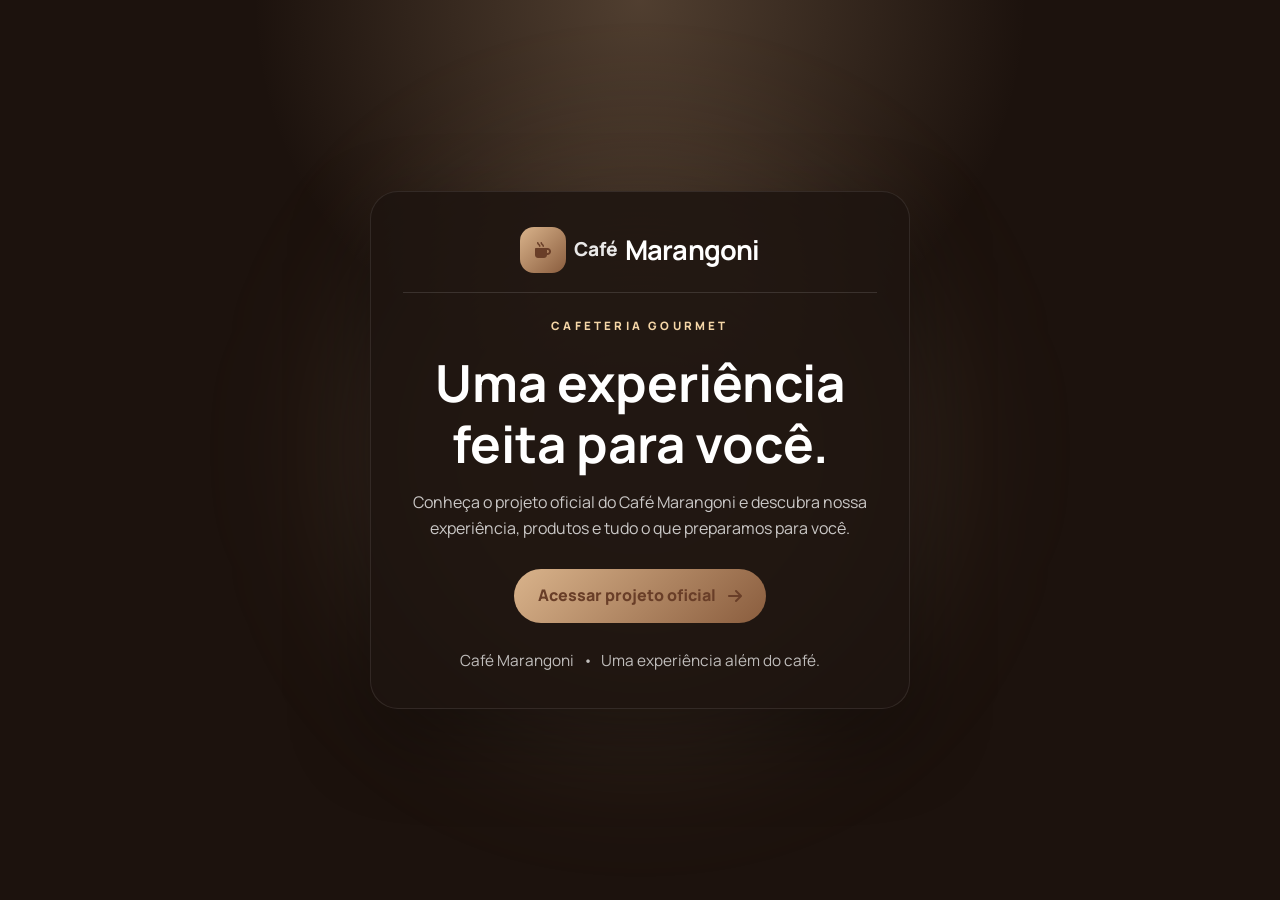
<file: index.html>
<!DOCTYPE html>
<html lang="pt-BR">

<head>
    <meta charset="UTF-8" />
    <meta name="viewport" content="width=device-width, initial-scale=1.0" />

    <meta name="description" content="Café Marangoni — Cafeteria Gourmet Premium." />

    <meta name="author" content="Lucas Marangoni" />
    <meta name="theme-color" content="#2c1810" />

    <title>Café Marangoni | Acesse nosso projeto</title>

    <link rel="icon" type="image/jpeg" href="./src/main/resources/static/img/favicon.jpg" />

    <link rel="preconnect" href="https://fonts.googleapis.com" />
    <link rel="preconnect" href="https://fonts.gstatic.com" crossorigin />

    <link href="https://fonts.googleapis.com/css2?family=Manrope:wght@400;500;600;700;800&display=swap"
        rel="stylesheet" />

    <link rel="stylesheet" href="https://cdnjs.cloudflare.com/ajax/libs/font-awesome/6.4.0/css/all.min.css" />

    <link rel="stylesheet" href="./src/main/resources/static/css/style.css">
</head>

<body class="landing-page">

    <main class="landing">

        <div class="coffee-glow"></div>

        <section class="landing-card">

            <div class="logo">
                <div class="logo-icon">
                    <i class="fa-solid fa-mug-hot"></i>
                </div>

                <span>Café</span>
                <strong>Marangoni</strong>
            </div>

            <div class="divider"></div>

            <p class="eyebrow">
                CAFETERIA GOURMET
            </p>

            <h1>
                Uma experiência<br>
                feita para você.
            </h1>

            <p class="description">
                Conheça o projeto oficial do Café Marangoni e descubra
                nossa experiência, produtos e tudo o que preparamos para você.
            </p>
            <a href="./src/main/resources/templates/index.html" class="access-button">
                <span>Acessar projeto oficial</span>

                <i class="fa-solid fa-arrow-right"></i>
            </a>

            <p class="footer-text">
                Café Marangoni
                <span>•</span>
                Uma experiência além do café.
            </p>

        </section>

    </main>

</body>

</html>
</file>
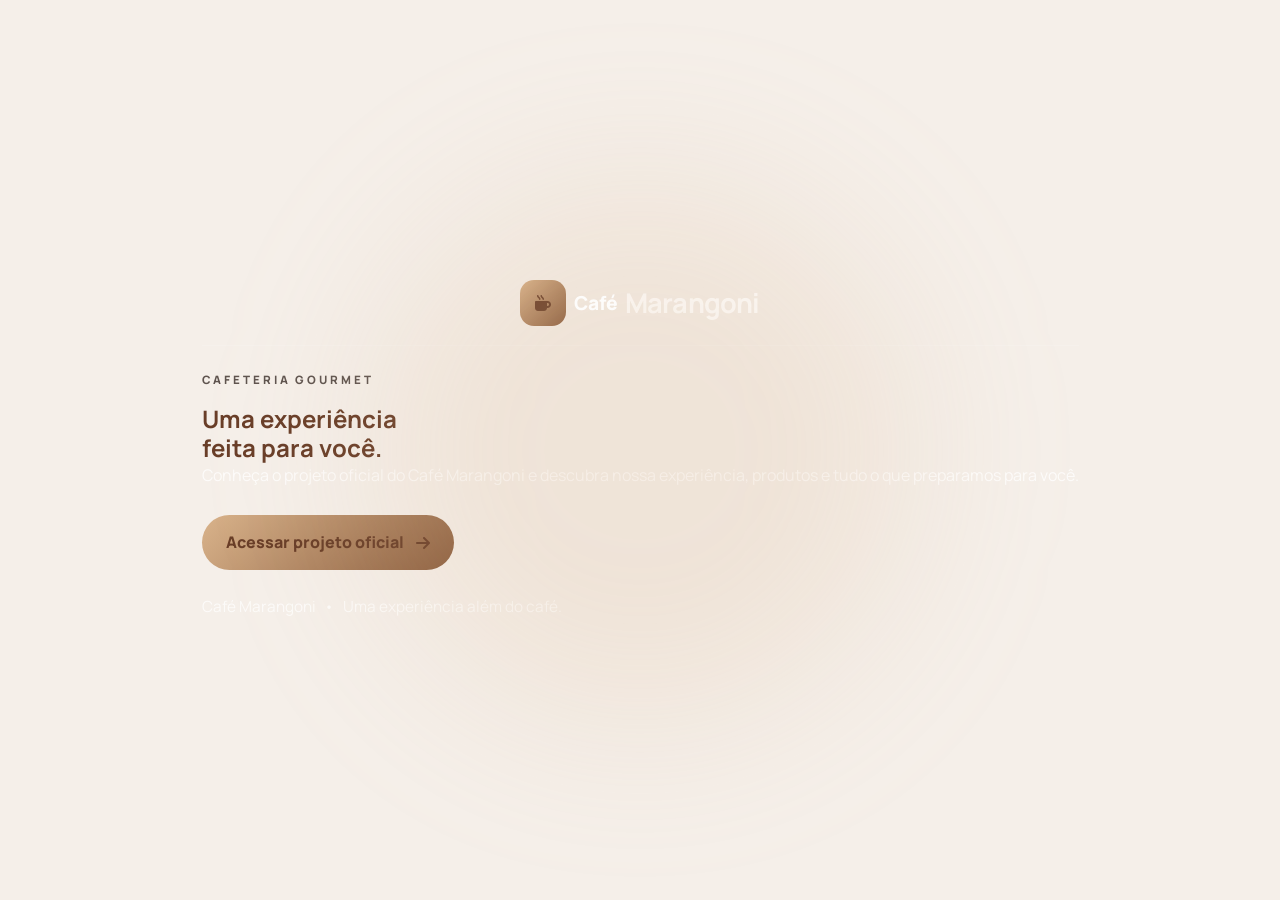
<file: index_acesso_projeto.html>
<!DOCTYPE html>
<html lang="pt-BR">
<head>
    <meta charset="UTF-8" />
    <meta name="viewport" content="width=device-width, initial-scale=1.0" />

    <meta
        name="description"
        content="Café Marangoni — Cafeteria Gourmet Premium."
    />

    <meta name="author" content="Lucas Marangoni" />
    <meta name="theme-color" content="#2c1810" />

    <title>Café Marangoni | Acesse nosso projeto</title>

    <link rel="icon" type="image/jpeg" href="./img/favicon.jpg" />

    <link rel="preconnect" href="https://fonts.googleapis.com" />
    <link rel="preconnect" href="https://fonts.gstatic.com" crossorigin />

    <link
        href="https://fonts.googleapis.com/css2?family=Manrope:wght@400;500;600;700;800&display=swap"
        rel="stylesheet"
    />

    <link
        rel="stylesheet"
        href="https://cdnjs.cloudflare.com/ajax/libs/font-awesome/6.4.0/css/all.min.css"
    />

    <link rel="stylesheet" href="../src/main/resources/static/css/style.css" />
</head>

<body>

    <main class="landing">

        <div class="coffee-glow"></div>

        <section class="card">

            <div class="logo">
                <div class="logo-icon">
                    <i class="fa-solid fa-mug-hot"></i>
                </div>

                <span>Café</span>
                <strong>Marangoni</strong>
            </div>

            <div class="divider"></div>

            <p class="eyebrow">
                CAFETERIA GOURMET
            </p>

            <h1>
                Uma experiência<br>
                feita para você.
            </h1>

            <p class="description">
                Conheça o projeto oficial do Café Marangoni e descubra
                nossa experiência, produtos e tudo o que preparamos para você.
            </p>

            <a
                class="access-button"
                href="../src/main/resources/templates/index.html"
            >
                <span>Acessar projeto oficial</span>

                <i class="fa-solid fa-arrow-right"></i>
            </a>

            <p class="footer-text">
                Café Marangoni
                <span>•</span>
                Uma experiência além do café.
            </p>

        </section>

    </main>

</body>
</html>
</file>
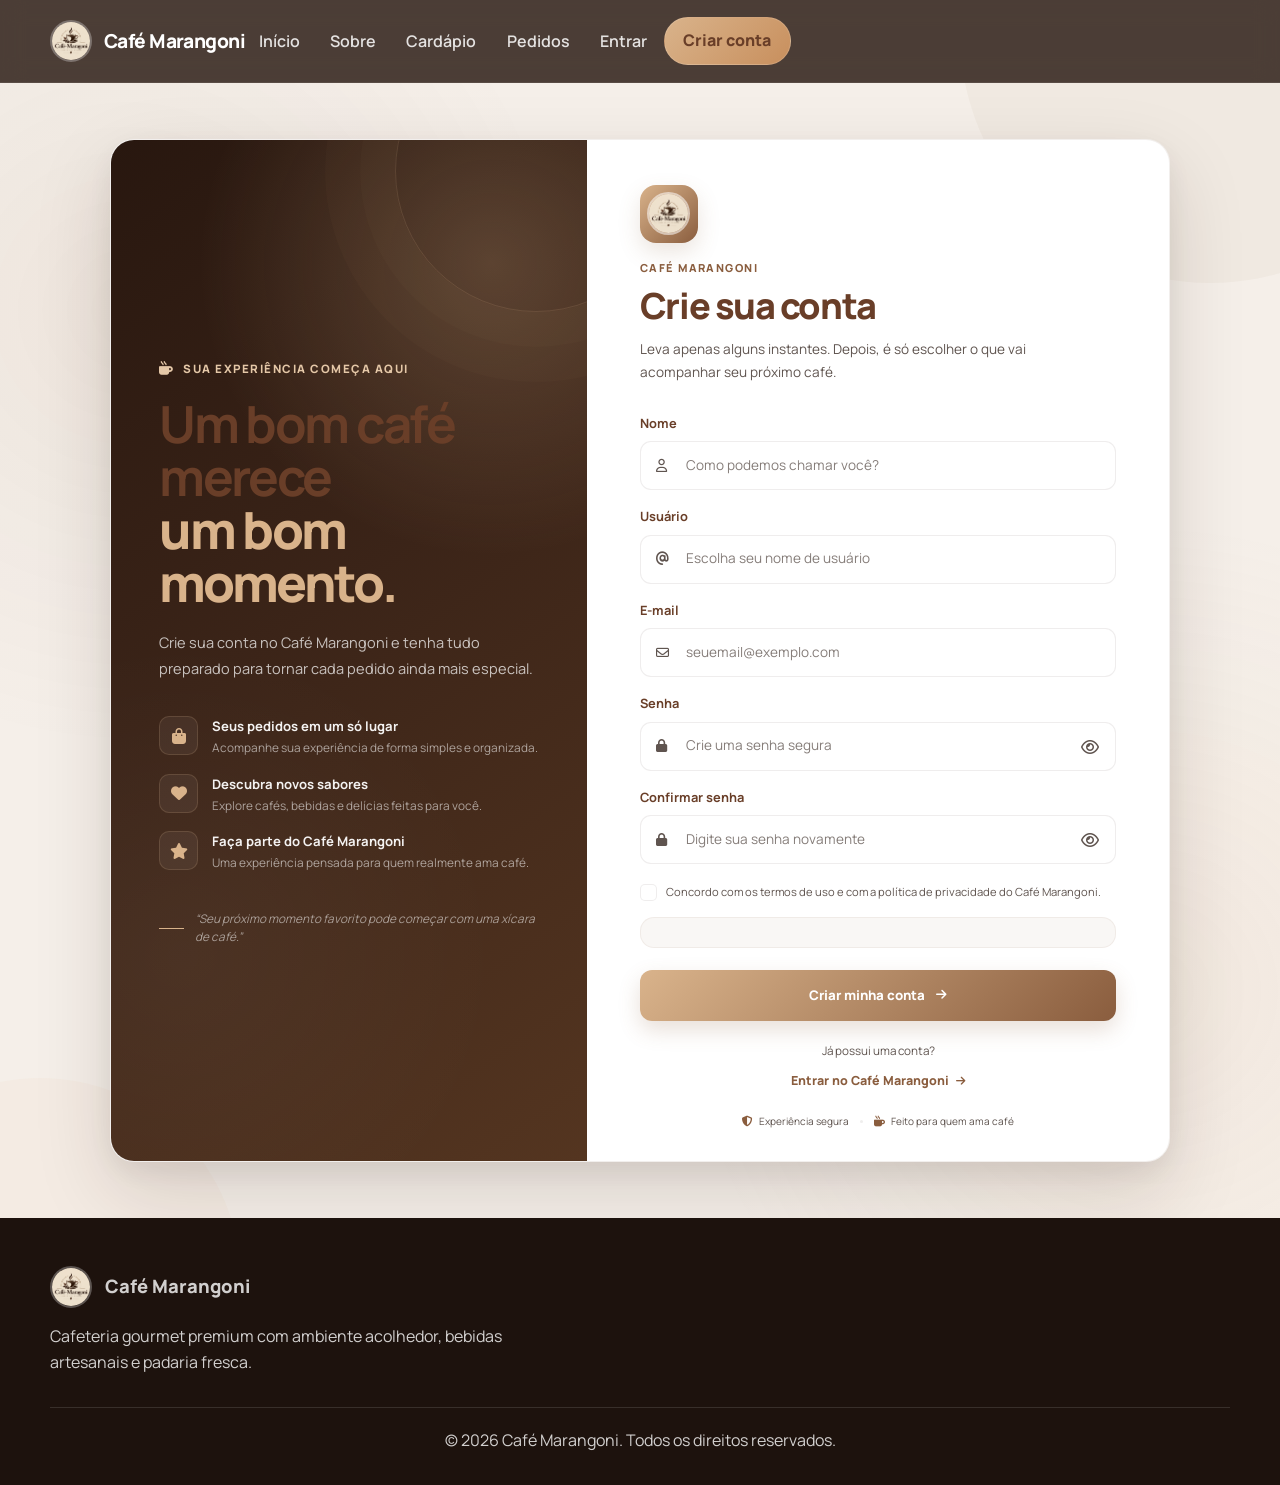
<file: src/main/resources/templates/cadastro.html>
<!DOCTYPE html>
<html lang="pt-BR" xmlns:th="http://www.thymeleaf.org">

<head>
    <meta charset="UTF-8">
    <meta name="viewport" content="width=device-width, initial-scale=1.0">

    <meta name="description"
          content="Crie sua conta no Café Marangoni e tenha uma experiência ainda mais especial ao fazer seus pedidos.">

    <title>Criar conta | Café Marangoni</title>

    <link
        rel="icon"
        type="image/jpeg"
        href="../static/img/favicon.jpg"
        th:href="@{/img/favicon.jpg}">

    <link rel="preconnect" href="https://fonts.googleapis.com">
    <link rel="preconnect" href="https://fonts.gstatic.com" crossorigin>

    <link
        href="https://fonts.googleapis.com/css2?family=Manrope:wght@400;500;600;700;800&display=swap"
        rel="stylesheet">

    <link
        rel="stylesheet"
        href="https://cdnjs.cloudflare.com/ajax/libs/font-awesome/6.4.0/css/all.min.css">

    <link
        rel="stylesheet"
        href="../static/css/style.css"
        th:href="@{/css/style.css}">
</head>

<body>

<header class="site-header">

    <nav
        class="navbar navbar-expand-lg container"
        aria-label="Navegação principal">

        <a
            class="navbar-brand"
            href="index.html"
            th:href="@{/}"
            aria-label="Café Marangoni - Página inicial">

            <img
                src="../static/img/favicon.jpg"
                th:src="@{/img/favicon.jpg}"
                alt="Logo Café Marangoni"
                class="brand-logo">

            <span>Café Marangoni</span>

        </a>

        <button
            class="navbar-toggler"
            type="button"
            aria-controls="mainNavigation"
            aria-expanded="false"
            aria-label="Abrir menu"
            data-nav-toggle>

            <i
                class="fa-solid fa-bars"
                aria-hidden="true"></i>

        </button>

        <div
            class="navbar-collapse"
            id="mainNavigation">

            <ul class="navbar-nav align-items-lg-center ms-auto">

                <li class="nav-item">
                    <a
                        class="nav-link"
                        href="index.html"
                        th:href="@{/}">
                        Início
                    </a>
                </li>

                <li class="nav-item">
                    <a
                        class="nav-link"
                        href="index.html#sobre">
                        Sobre
                    </a>
                </li>

                <li class="nav-item">
                    <a
                        class="nav-link"
                        href="produtos.html"
                        th:href="@{/produtos}">
                        Cardápio
                    </a>
                </li>

                <li class="nav-item">
                    <a
                        class="nav-link"
                        href="pedidos.html"
                        th:href="@{/pedidos}">
                        Pedidos
                    </a>
                </li>

                <li class="nav-item">
                    <a
                        class="nav-link"
                        href="login.html"
                        th:href="@{/login}">
                        Entrar
                    </a>
                </li>

                <li class="nav-item ms-lg-2">
                    <a
                        class="btn btn-nav active"
                        href="cadastro.html"
                        th:href="@{/cadastro}"
                        aria-current="page">
                        Criar conta
                    </a>
                </li>

            </ul>

        </div>

    </nav>

</header>


<main class="register-page">

    <div class="register-container">

        <section class="register-card">

            <!-- =====================================================
                 LADO DA EXPERIÊNCIA
            ====================================================== -->

            <div class="register-showcase">

                <div class="register-showcase__content">

                    <span class="register-kicker">
                        <i
                            class="fa-solid fa-mug-hot"
                            aria-hidden="true"></i>

                        Sua experiência começa aqui
                    </span>

                    <h1>
                        Um bom café merece
                        <strong>um bom momento.</strong>
                    </h1>

                    <p>
                        Crie sua conta no Café Marangoni e tenha
                        tudo preparado para tornar cada pedido
                        ainda mais especial.
                    </p>


                    <div class="register-highlights">

                        <div class="register-highlight">

                            <span class="highlight-icon">
                                <i
                                    class="fa-solid fa-bag-shopping"
                                    aria-hidden="true"></i>
                            </span>

                            <div>

                                <strong>
                                    Seus pedidos em um só lugar
                                </strong>

                                <span>
                                    Acompanhe sua experiência
                                    de forma simples e organizada.
                                </span>

                            </div>

                        </div>


                        <div class="register-highlight">

                            <span class="highlight-icon">
                                <i
                                    class="fa-solid fa-heart"
                                    aria-hidden="true"></i>
                            </span>

                            <div>

                                <strong>
                                    Descubra novos sabores
                                </strong>

                                <span>
                                    Explore cafés, bebidas e
                                    delícias feitas para você.
                                </span>

                            </div>

                        </div>


                        <div class="register-highlight">

                            <span class="highlight-icon">
                                <i
                                    class="fa-solid fa-star"
                                    aria-hidden="true"></i>
                            </span>

                            <div>

                                <strong>
                                    Faça parte do Café Marangoni
                                </strong>

                                <span>
                                    Uma experiência pensada
                                    para quem realmente ama café.
                                </span>

                            </div>

                        </div>

                    </div>


                    <div class="register-quote">

                        <span></span>

                        <p>
                            “Seu próximo momento favorito pode
                            começar com uma xícara de café.”
                        </p>

                    </div>

                </div>

            </div>


            <!-- =====================================================
                 FORMULÁRIO
            ====================================================== -->

            <div class="register-content">

                <div class="register-heading">

                    <div class="register-logo">

                        <img
                            src="../static/img/favicon.jpg"
                            th:src="@{/img/favicon.jpg}"
                            alt="Logo do Café Marangoni">

                    </div>

                    <span class="register-heading__kicker">
                        Café Marangoni
                    </span>

                    <h2>
                        Crie sua conta
                    </h2>

                    <p>
                        Leva apenas alguns instantes.
                        Depois, é só escolher o que vai
                        acompanhar seu próximo café.
                    </p>

                </div>


                <form
                    class="register-form"
                    data-demo-register>


                    <!-- NOME -->
                    <div class="register-field">

                        <label for="name">
                            Nome
                        </label>

                        <div class="register-input">

                            <i
                                class="fa-regular fa-user"
                                aria-hidden="true"></i>

                            <input
                                type="text"
                                id="name"
                                name="name"
                                placeholder="Como podemos chamar você?"
                                autocomplete="name"
                                required>

                        </div>

                    </div>


                    <!-- USUÁRIO -->
                    <div class="register-field">

                        <label for="username">
                            Usuário
                        </label>

                        <div class="register-input">

                            <i
                                class="fa-solid fa-at"
                                aria-hidden="true"></i>

                            <input
                                type="text"
                                id="username"
                                name="username"
                                placeholder="Escolha seu nome de usuário"
                                autocomplete="username"
                                required>

                        </div>

                    </div>


                    <!-- EMAIL -->
                    <div class="register-field">

                        <label for="email">
                            E-mail
                        </label>

                        <div class="register-input">

                            <i
                                class="fa-regular fa-envelope"
                                aria-hidden="true"></i>

                            <input
                                type="email"
                                id="email"
                                name="email"
                                placeholder="seuemail@exemplo.com"
                                autocomplete="email"
                                required>

                        </div>

                    </div>


                    <!-- SENHA -->
                    <div class="register-field">

                        <label for="password">
                            Senha
                        </label>

                        <div class="register-input">

                            <i
                                class="fa-solid fa-lock"
                                aria-hidden="true"></i>

                            <input
                                type="password"
                                id="password"
                                name="password"
                                placeholder="Crie uma senha segura"
                                autocomplete="new-password"
                                required>

                            <button
                                type="button"
                                class="register-password-toggle"
                                aria-label="Mostrar senha"
                                title="Mostrar senha"
                                data-password-toggle="#password">

                                <i
                                    class="fa-regular fa-eye"
                                    aria-hidden="true"></i>

                            </button>

                        </div>

                    </div>


                    <!-- CONFIRMAR SENHA -->
                    <div class="register-field">

                        <label for="confirm-password">
                            Confirmar senha
                        </label>

                        <div class="register-input">

                            <i
                                class="fa-solid fa-lock"
                                aria-hidden="true"></i>

                            <input
                                type="password"
                                id="confirm-password"
                                name="confirm-password"
                                placeholder="Digite sua senha novamente"
                                autocomplete="new-password"
                                required>

                            <button
                                type="button"
                                class="register-password-toggle"
                                aria-label="Mostrar senha"
                                title="Mostrar senha"
                                data-password-toggle="#confirm-password">

                                <i
                                    class="fa-regular fa-eye"
                                    aria-hidden="true"></i>

                            </button>

                        </div>

                    </div>


                    <!-- TERMOS -->
                    <label class="register-terms">

                        <input
                            type="checkbox"
                            id="terms"
                            name="terms"
                            required>

                        <span class="terms-checkbox">

                            <i
                                class="fa-solid fa-check"
                                aria-hidden="true"></i>

                        </span>

                        <span>
                            Concordo com os termos de uso e
                            com a política de privacidade do
                            Café Marangoni.
                        </span>

                    </label>



                    <p class="auth-demo-note" data-auth-feedback hidden></p>

                    <!-- CTA -->
                    <button
                        type="submit"
                        class="register-submit">

                        <span>
                            Criar minha conta
                        </span>

                        <i
                            class="fa-solid fa-arrow-right"
                            aria-hidden="true"></i>

                    </button>

                </form>


                <!-- LOGIN -->
                <div class="already-account">

                    <span>
                        Já possui uma conta?
                    </span>

                    <a
                        href="login.html"
                        th:href="@{/login}">

                        Entrar no Café Marangoni

                        <i
                            class="fa-solid fa-arrow-right"
                            aria-hidden="true"></i>

                    </a>

                </div>


                <!-- CONFIANÇA -->
                <div class="register-trust">

                    <span>
                        <i
                            class="fa-solid fa-shield-halved"
                            aria-hidden="true"></i>

                        Experiência segura
                    </span>

                    <span class="register-trust__separator"></span>

                    <span>
                        <i
                            class="fa-solid fa-mug-hot"
                            aria-hidden="true"></i>

                        Feito para quem ama café
                    </span>

                </div>

            </div>

        </section>

    </div>

</main>


<footer class="site-footer">

    <div class="container footer-grid">

        <div>

            <a
                class="footer-brand"
                href="index.html"
                th:href="@{/}">

                <img
                    class="brand-logo"
                    src="../static/img/favicon.jpg"
                    th:src="@{/img/favicon.jpg}"
                    alt="Logo Café Marangoni">

                <span>
                    Café Marangoni
                </span>

            </a>

            <p>
                Cafeteria gourmet premium com ambiente acolhedor,
                bebidas artesanais e padaria fresca.
            </p>

        </div>

    </div>


    <div class="container footer-bottom">

        <p>
            &copy; 2026 Café Marangoni.
            Todos os direitos reservados.
        </p>

    </div>

</footer>


<script
    src="../static/js/script.js"
    th:src="@{/js/script.js}">
</script>

</body>
</html>
</file>
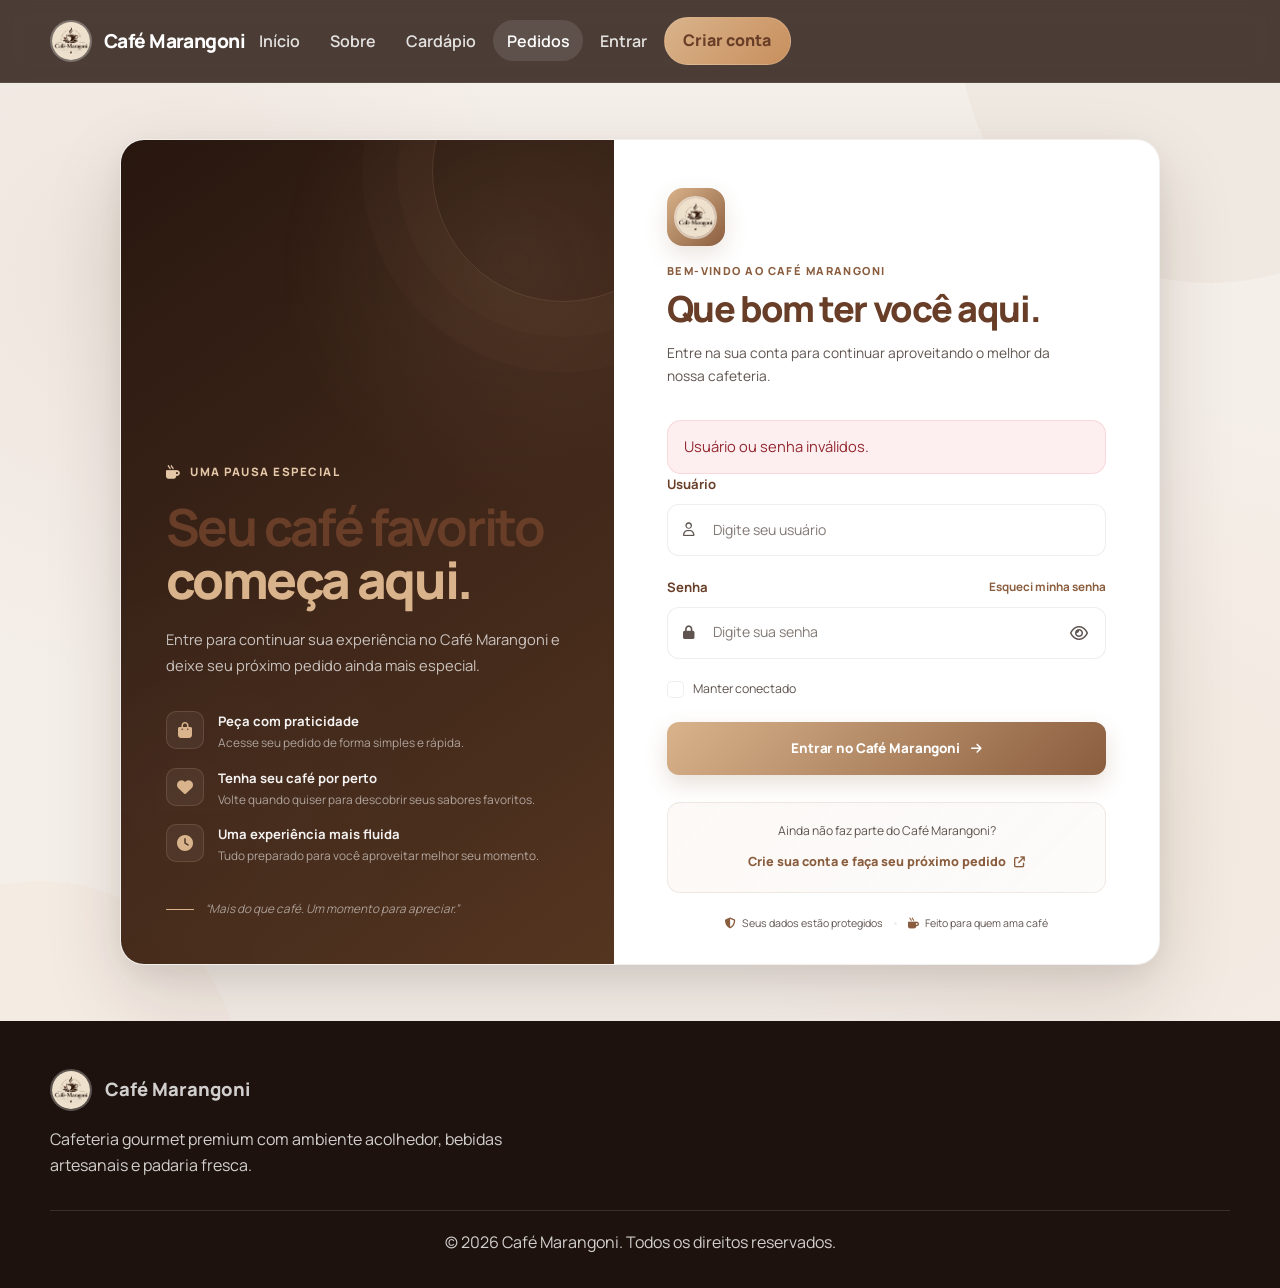
<file: src/main/resources/templates/login.html>
<!DOCTYPE html>
<html lang="pt-BR" xmlns:th="http://www.thymeleaf.org">

<head>
    <meta charset="UTF-8">
    <meta name="viewport" content="width=device-width, initial-scale=1.0">

    <meta name="description"
        content="Entre no Café Marangoni e continue sua experiência com nossos cafés, bebidas artesanais e pedidos.">

    <title>Entrar | Café Marangoni</title>

    <link rel="icon" type="image/jpeg" href="../static/img/favicon.jpg" th:href="@{/img/favicon.jpg}">

    <link rel="preconnect" href="https://fonts.googleapis.com">
    <link rel="preconnect" href="https://fonts.gstatic.com" crossorigin>

    <link href="https://fonts.googleapis.com/css2?family=Manrope:wght@400;500;600;700;800&display=swap"
        rel="stylesheet">

    <link rel="stylesheet" href="https://cdnjs.cloudflare.com/ajax/libs/font-awesome/6.4.0/css/all.min.css">

    <link rel="stylesheet" href="../static/css/style.css" th:href="@{/css/style.css}">
</head>

<body>






    <header class="site-header">
        <nav class="navbar navbar-expand-lg container" aria-label="Navegação principal">
            <a class="navbar-brand d-inline-flex align-items-center gap-2" href="index.html">
                <img src="../static/img/favicon.jpg" th:src="@{/img/favicon.jpg}" alt="Logo Café Marangoni"
                    class="brand-logo">
                <span>Café Marangoni</span>
            </a>
            <button class="navbar-toggler" type="button" aria-controls="mainNavigation" aria-expanded="false"
                aria-label="Abrir menu" data-nav-toggle>
                <i class="fa-solid fa-bars" aria-hidden="true"></i>
            </button>
            <div class="navbar-collapse" id="mainNavigation">
                <ul class="navbar-nav align-items-lg-center ms-auto">
                    <li class="nav-item"><a class="nav-link" href="index.html">Início</a></li>
                    <li class="nav-item"><a class="nav-link" href="index.html#sobre">Sobre</a></li>
                    <li class="nav-item"><a class="nav-link" href="produtos.html">Cardápio</a></li>
                    <li class="nav-item"><a class="nav-link active" href="pedidos.html" aria-current="page">Pedidos</a>
                    </li>
                    <li class="nav-item"><a class="nav-link" href="login.html">Entrar</a></li>
                    <li class="nav-item"><a class="btn btn-nav" href="cadastro.html">Criar conta</a></li>
                </ul>
            </div>
        </nav>
    </header>







    <main class="login-page">

        <div class="login-container">

            <section class="login-card">

                <!-- LADO DA EXPERIÊNCIA -->
                <div class="login-showcase">

                    <div class="showcase-content">

                        <span class="showcase-kicker">
                            <i class="fa-solid fa-mug-hot" aria-hidden="true"></i>
                            Uma pausa especial
                        </span>

                        <h1>
                            Seu café favorito
                            <strong>começa aqui.</strong>
                        </h1>

                        <p>
                            Entre para continuar sua experiência no
                            Café Marangoni e deixe seu próximo pedido
                            ainda mais especial.
                        </p>

                        <div class="showcase-benefits">

                            <div class="showcase-benefit">
                                <span class="benefit-icon">
                                    <i class="fa-solid fa-bag-shopping" aria-hidden="true"></i>
                                </span>

                                <div>
                                    <strong>Peça com praticidade</strong>
                                    <span>
                                        Acesse seu pedido de forma simples e rápida.
                                    </span>
                                </div>
                            </div>

                            <div class="showcase-benefit">
                                <span class="benefit-icon">
                                    <i class="fa-solid fa-heart" aria-hidden="true"></i>
                                </span>

                                <div>
                                    <strong>Tenha seu café por perto</strong>
                                    <span>
                                        Volte quando quiser para descobrir seus sabores favoritos.
                                    </span>
                                </div>
                            </div>

                            <div class="showcase-benefit">
                                <span class="benefit-icon">
                                    <i class="fa-solid fa-clock" aria-hidden="true"></i>
                                </span>

                                <div>
                                    <strong>Uma experiência mais fluida</strong>
                                    <span>
                                        Tudo preparado para você aproveitar melhor seu momento.
                                    </span>
                                </div>
                            </div>

                        </div>

                        <div class="showcase-quote">
                            <span class="quote-line"></span>

                            <p>
                                “Mais do que café. Um momento para apreciar.”
                            </p>
                        </div>

                    </div>

                </div>

                <!-- ÁREA DO LOGIN -->
                <div class="login-content">

                    <div class="login-heading">

                        <div class="login-logo">
                            <img src="../static/img/favicon.jpg" th:src="@{/img/favicon.jpg}"
                                alt="Logo do Café Marangoni">
                        </div>

                        <span class="login-kicker">
                            Bem-vindo ao Café Marangoni
                        </span>

                        <h2>
                            Que bom ter você aqui.
                        </h2>

                        <p>
                            Entre na sua conta para continuar
                            aproveitando o melhor da nossa cafeteria.
                        </p>

                    </div>
                    <p class="auth-demo-note" data-state="error" th:if="${param.erro}">Usuário ou senha inválidos.</p>

                    <form class="login-form" th:action="@{/login}" method="post">

                        <input type="hidden" th:name="${_csrf.parameterName}" th:value="${_csrf.token}">

                        <!-- USUÁRIO -->
                        <div class="login-field">

                            <label for="username">
                                Usuário
                            </label>

                            <div class="login-input">

                                <i class="fa-regular fa-user" aria-hidden="true"></i>

                                <input type="text" id="username" name="username" placeholder="Digite seu usuário"
                                    autocomplete="username" required>

                            </div>

                        </div>

                        <!-- SENHA -->
                        <div class="login-field">

                            <div class="field-top">

                                <label for="password">
                                    Senha
                                </label>

                                <a href="#" class="forgot-password">
                                    Esqueci minha senha
                                </a>

                            </div>

                            <div class="login-input">

                                <i class="fa-solid fa-lock" aria-hidden="true"></i>

                                <input type="password" id="password" name="password" placeholder="Digite sua senha"
                                    autocomplete="current-password" required>

                                <button type="button" class="password-toggle" aria-label="Mostrar senha"
                                    title="Mostrar senha" data-password-toggle="#password">

                                    <i class="fa-regular fa-eye" aria-hidden="true"></i>

                                </button>

                            </div>

                        </div>

                        <!-- OPÇÕES -->
                        <div class="login-options">

                            <label class="remember-option">

                                <input type="checkbox" id="remember-me" name="remember-me">

                                <span class="custom-checkbox">
                                    <i class="fa-solid fa-check" aria-hidden="true"></i>
                                </span>

                                <span>
                                    Manter conectado
                                </span>

                            </label>

                        </div>

                        <!-- CTA PRINCIPAL -->
                        <button type="submit" class="login-submit">

                            <span>Entrar no Café Marangoni</span>

                            <i class="fa-solid fa-arrow-right" aria-hidden="true"></i>

                        </button>

                    </form>

                    <!-- CTA DE CADASTRO -->
                    <div class="create-account">

                        <p>
                            Ainda não faz parte do Café Marangoni?
                        </p>

                        <a href="cadastro.html" th:href="@{/cadastro}" class="create-account-link">

                            <span>
                                Crie sua conta e faça seu próximo pedido
                            </span>

                            <i class="fa-solid fa-arrow-up-right-from-square" aria-hidden="true"></i>

                        </a>

                    </div>

                    <div class="login-trust">

                        <span>
                            <i class="fa-solid fa-shield-halved" aria-hidden="true"></i>
                            Seus dados estão protegidos
                        </span>

                        <span class="trust-separator"></span>

                        <span>
                            <i class="fa-solid fa-mug-hot" aria-hidden="true"></i>
                            Feito para quem ama café
                        </span>

                    </div>

                </div>

            </section>

        </div>

    </main>

    <footer class="site-footer">

        <div class="container footer-grid">

            <div>

                <a class="footer-brand" href="index.html" th:href="@{/}">

                    <img class="brand-logo" src="../static/img/favicon.jpg" th:src="@{/img/favicon.jpg}"
                        alt="Logo Café Marangoni">

                    <span>Café Marangoni</span>

                </a>

                <p>
                    Cafeteria gourmet premium com ambiente acolhedor,
                    bebidas artesanais e padaria fresca.
                </p>

            </div>

        </div>

        <div class="container footer-bottom">

            <p>
                &copy; 2026 Café Marangoni.
                Todos os direitos reservados.
            </p>

        </div>

    </footer>

    <script src="../static/js/script.js" th:src="@{/js/script.js}"></script>

</body>

</html>
</file>
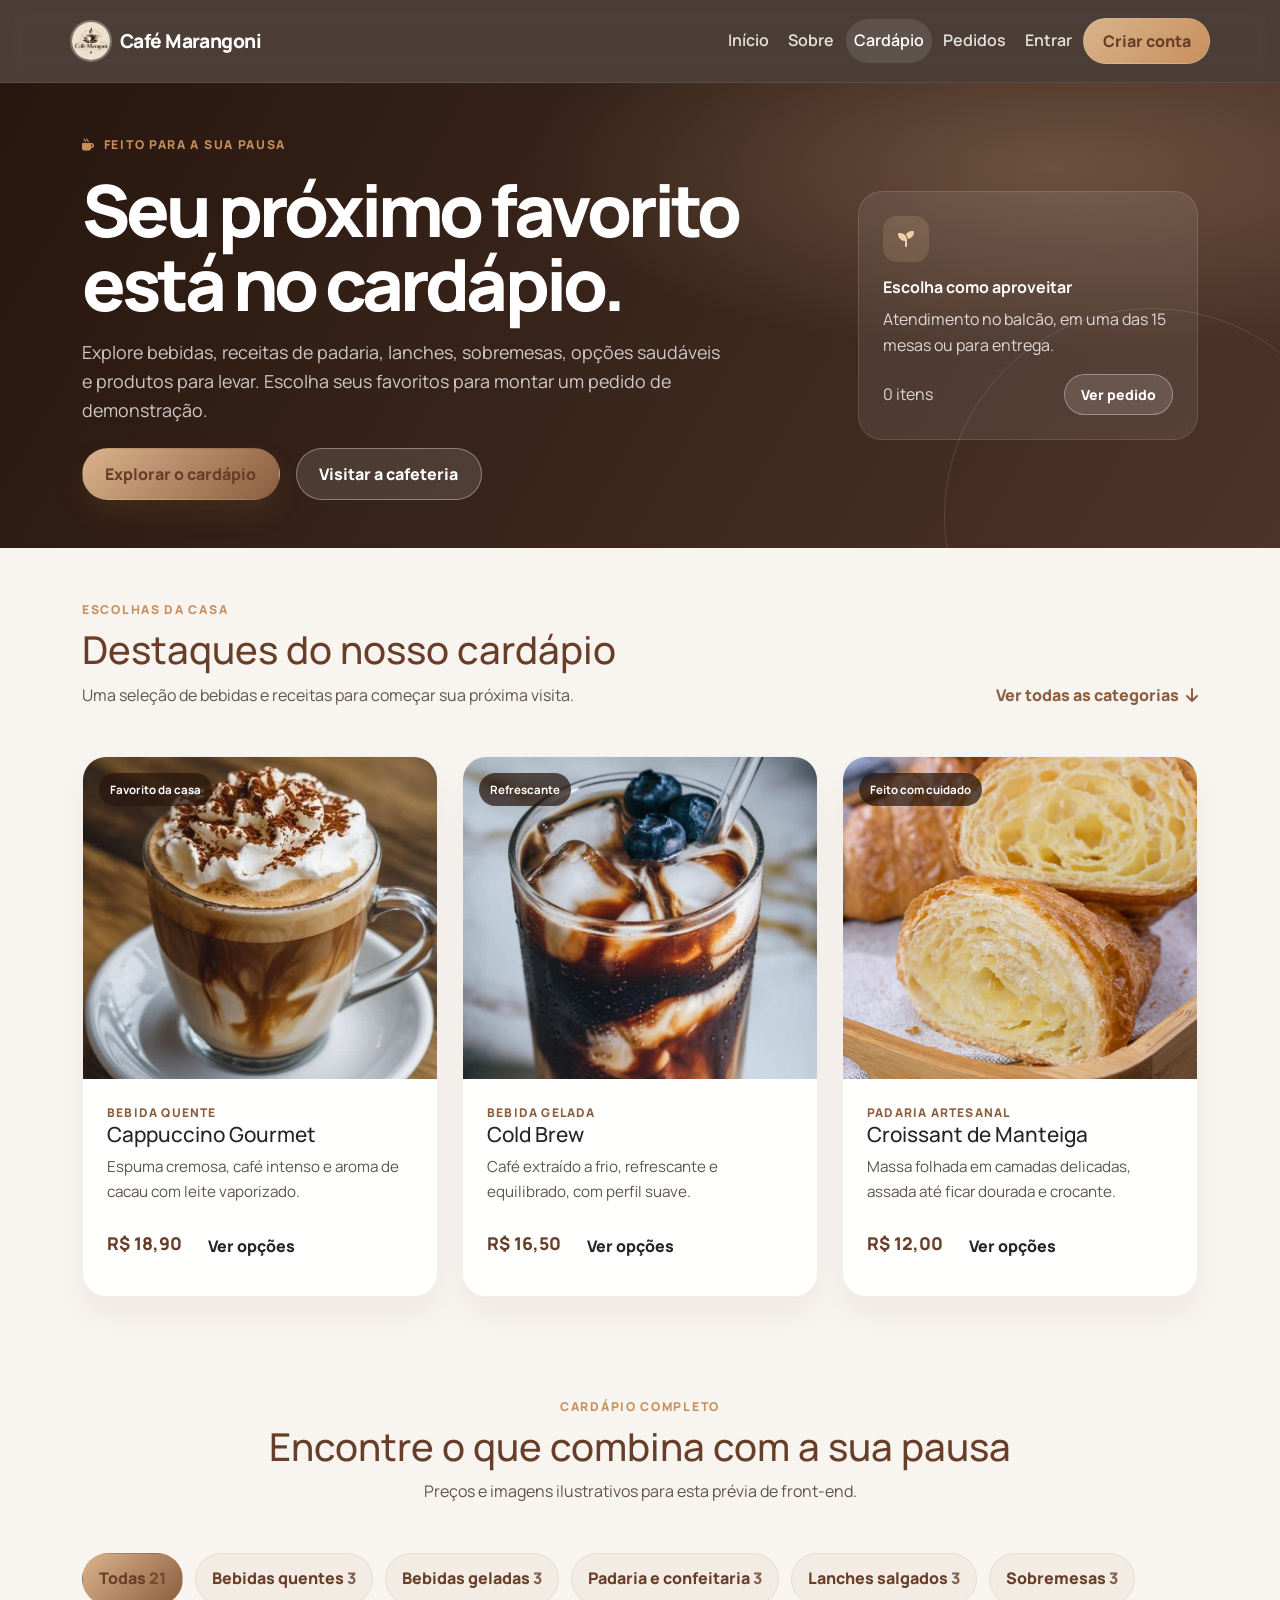
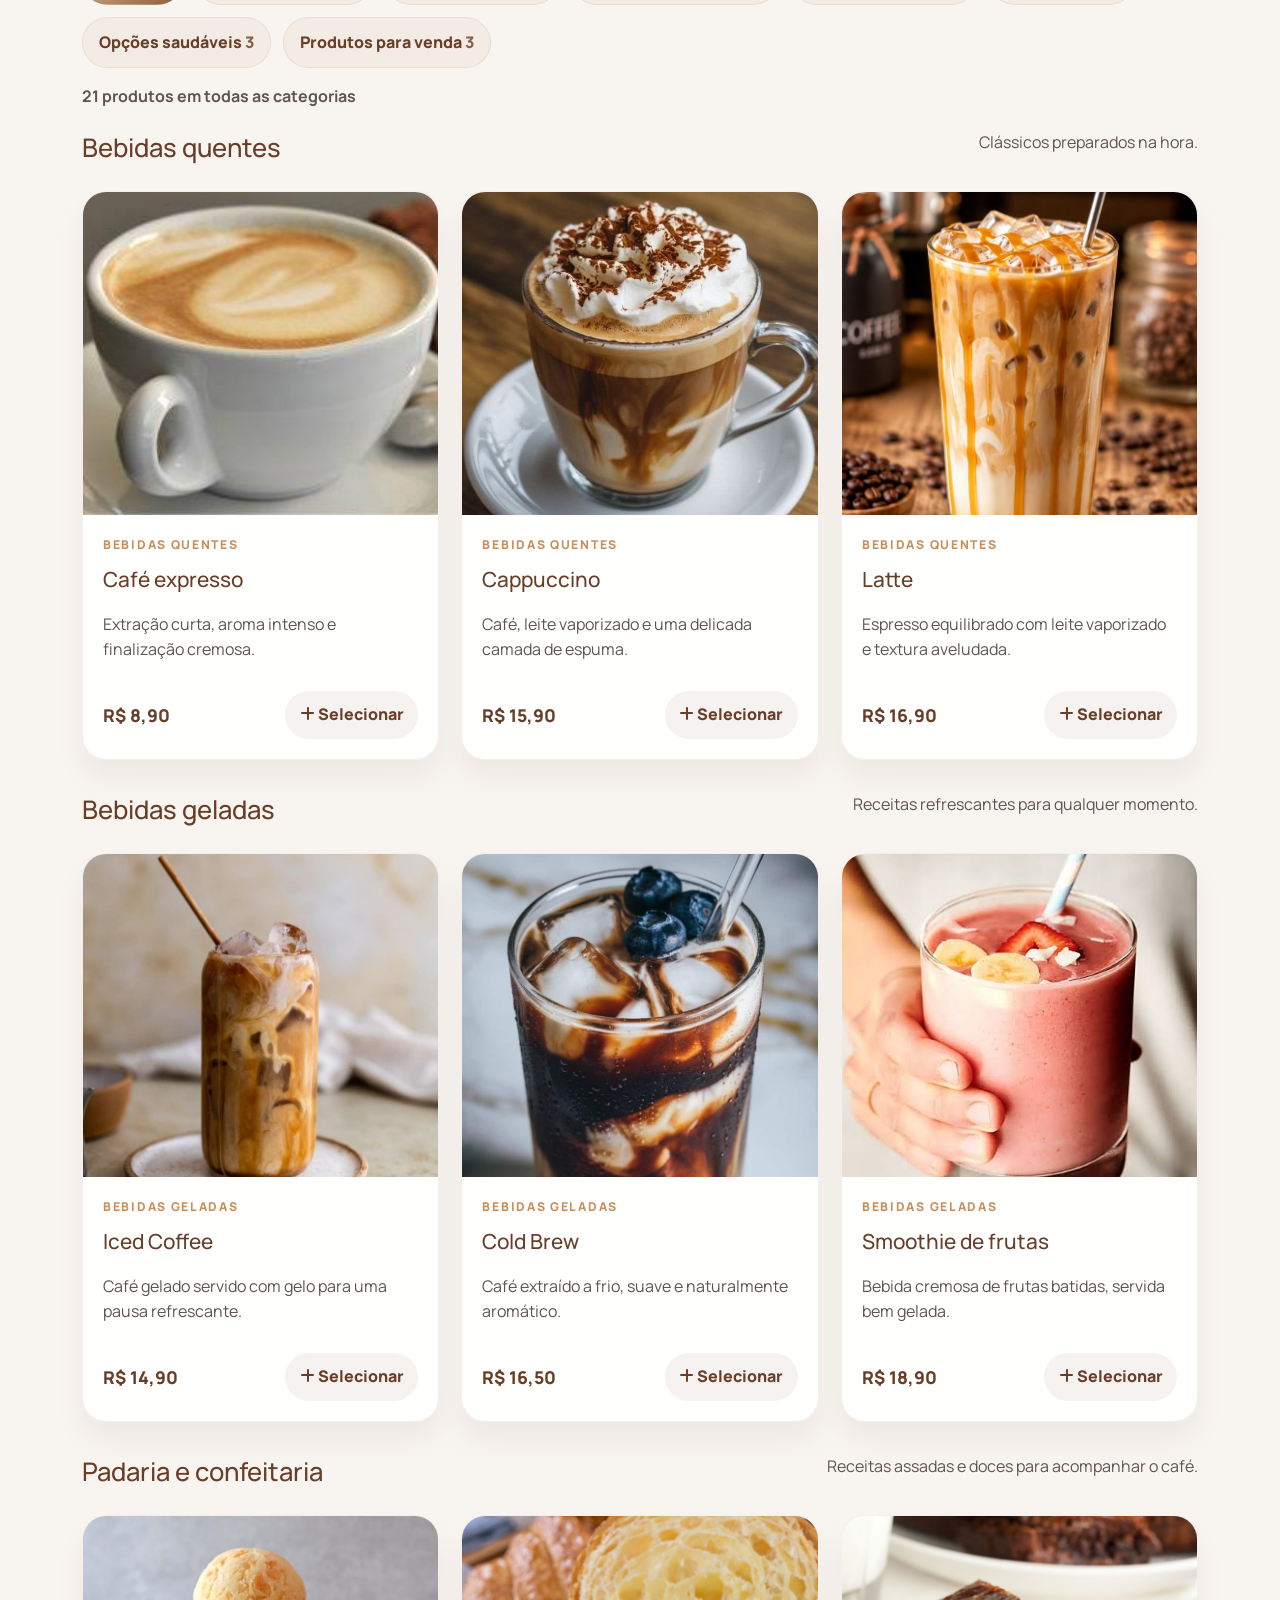
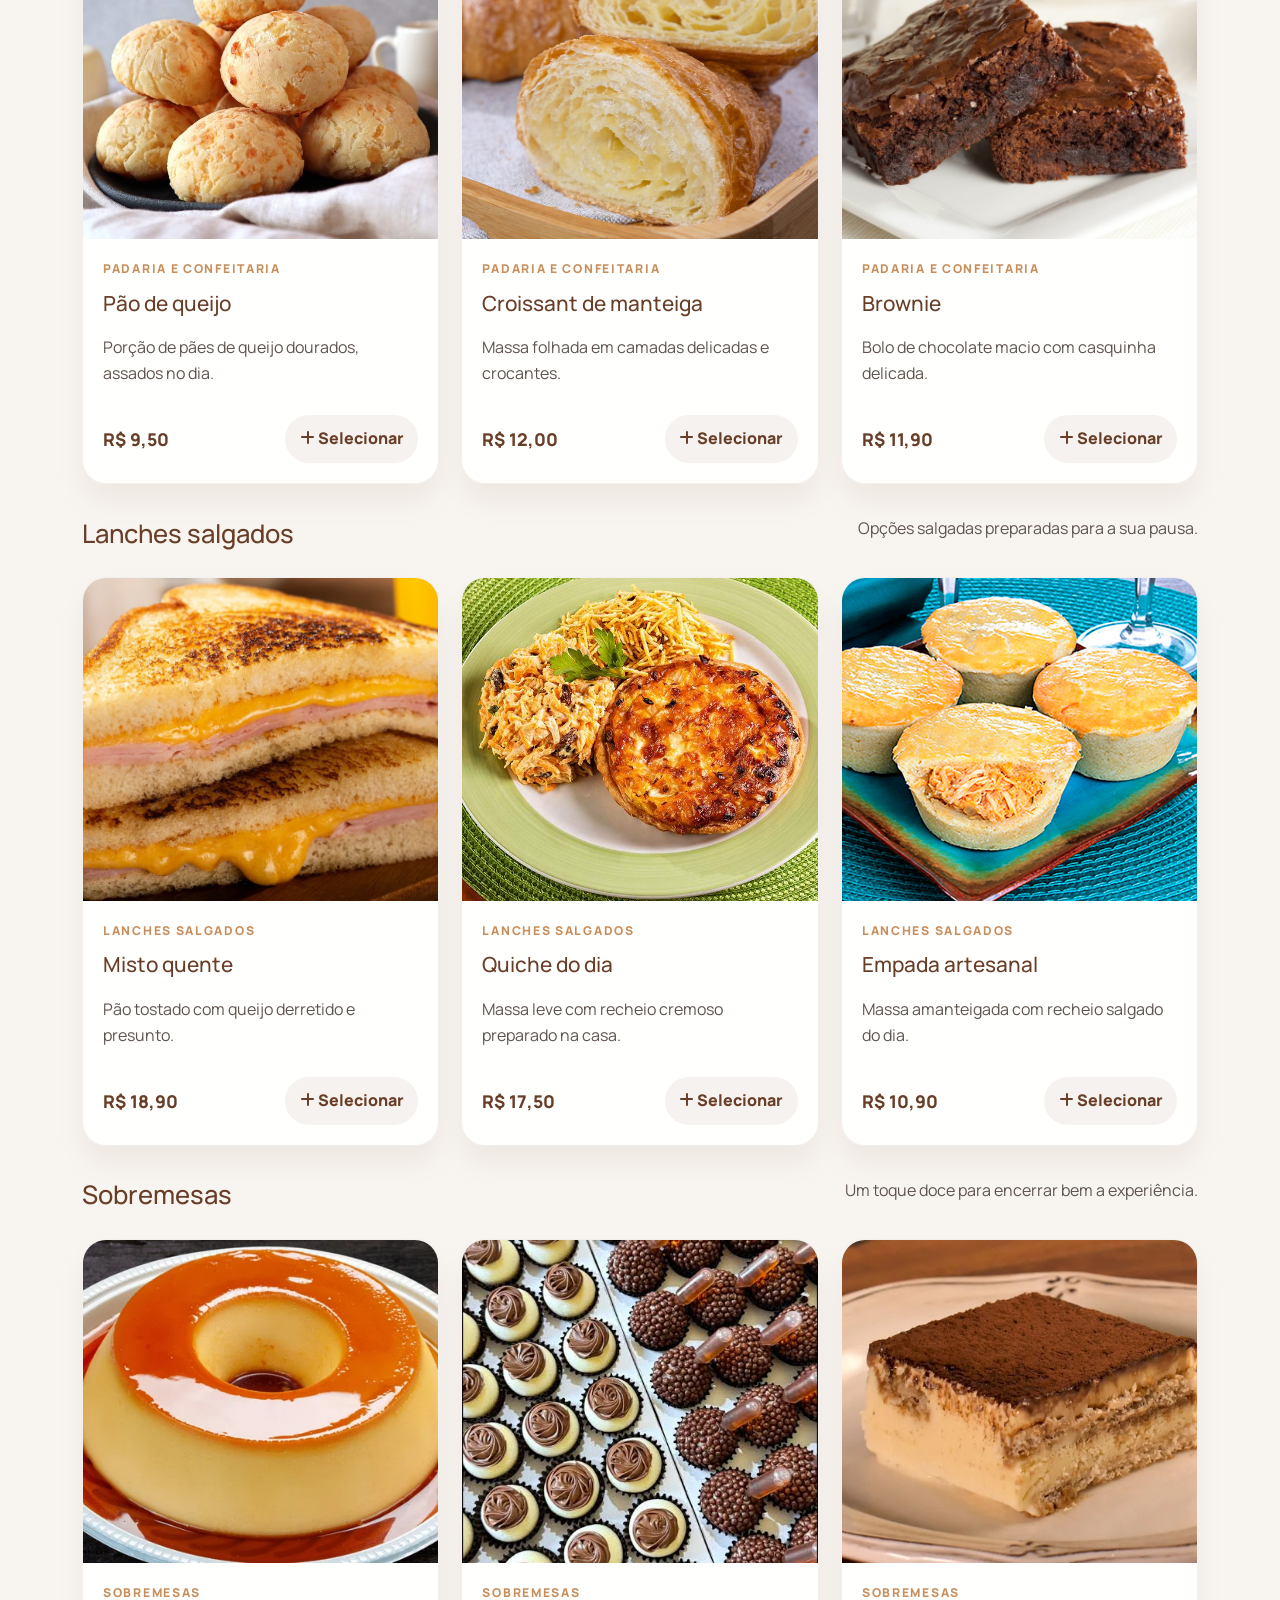
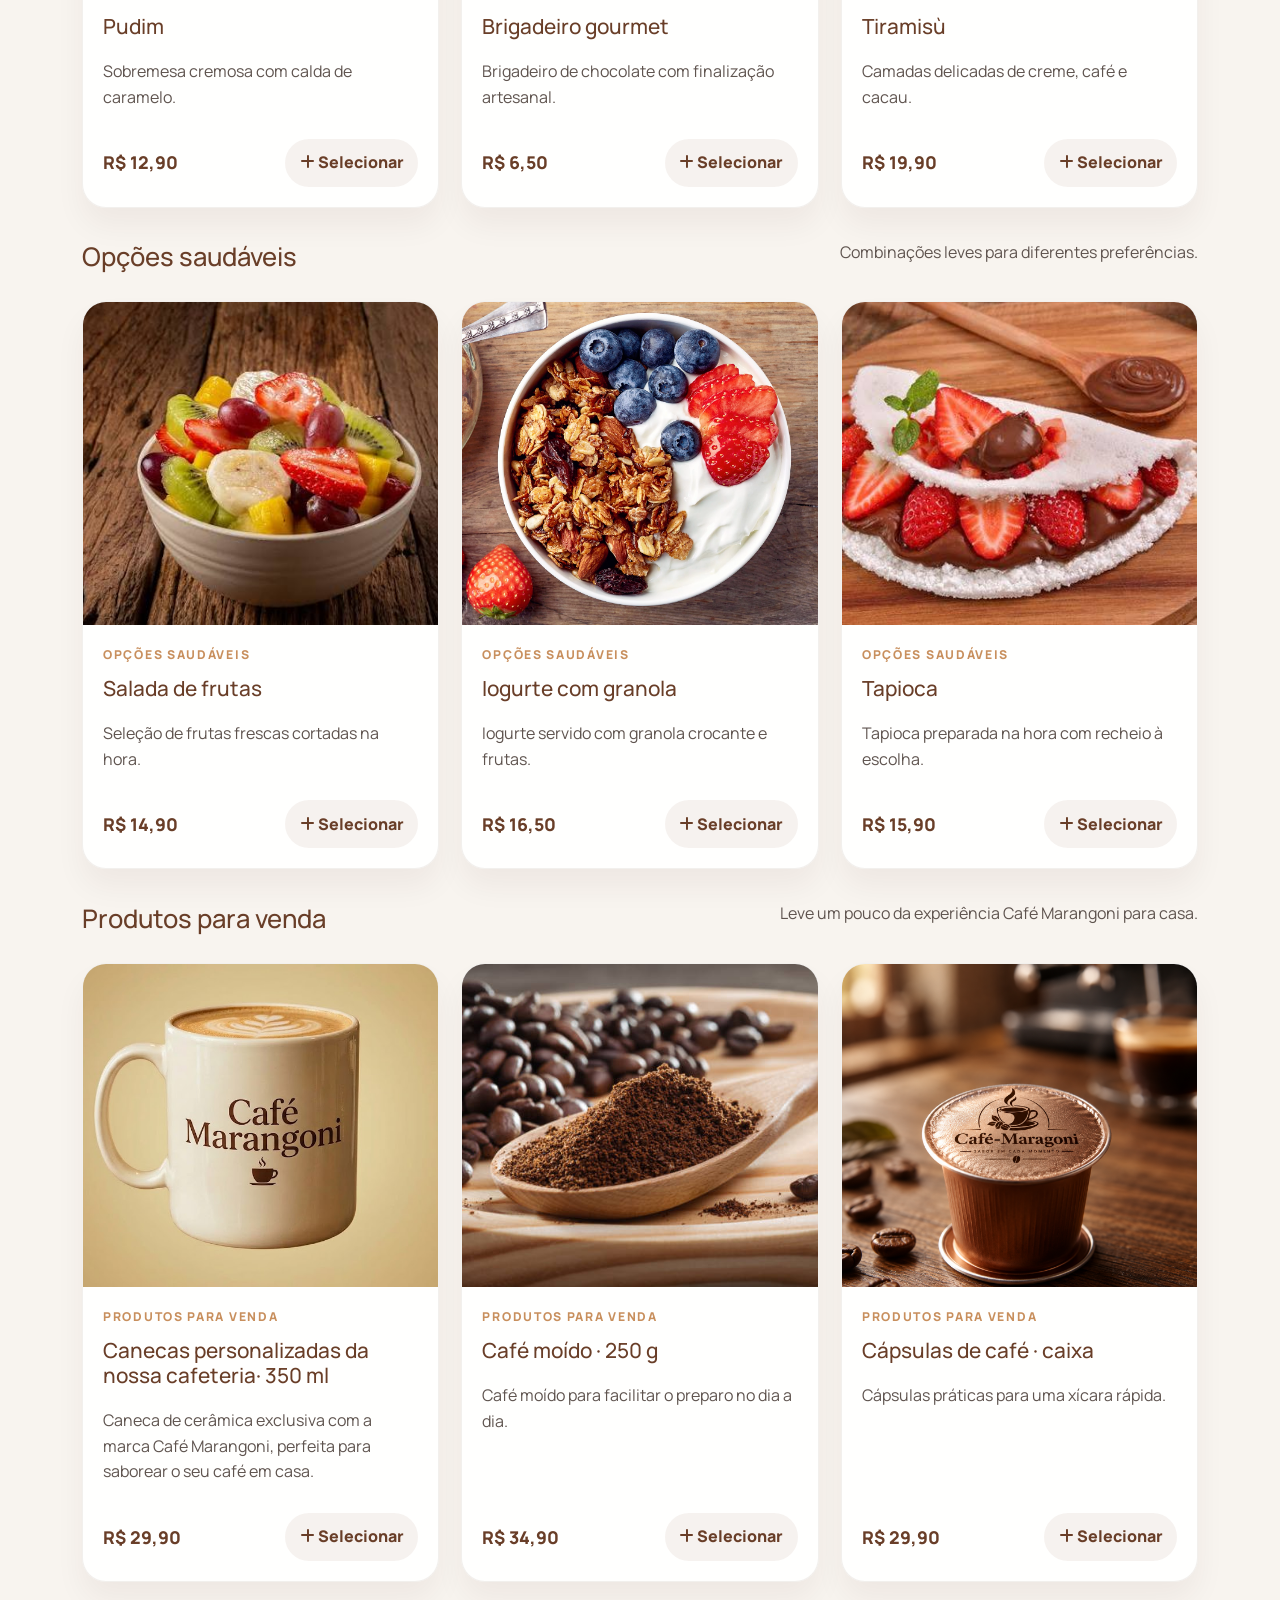
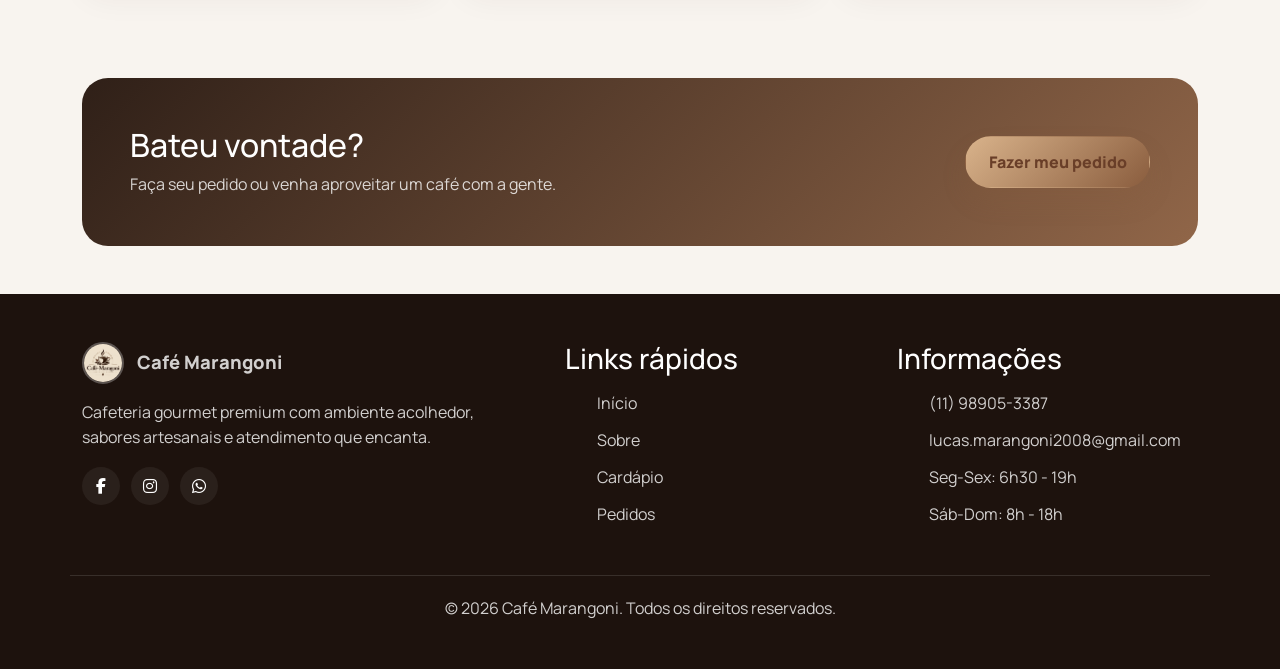
<file: src/main/resources/templates/produtos.html>
<!DOCTYPE html>
<html lang="pt-BR" xmlns:th="http://www.thymeleaf.org">
<head>
    <meta charset="UTF-8">
    <meta name="viewport" content="width=device-width, initial-scale=1">
    <meta name="description" content="Conheça o cardápio do Café Marangoni: cafés artesanais, bebidas geladas e itens de padaria preparados com cuidado.">
    <meta name="theme-color" content="#27170f">
    <title>Cardápio | Café Marangoni</title>

    <link rel="preconnect" href="https://fonts.googleapis.com">
    <link rel="preconnect" href="https://fonts.gstatic.com" crossorigin>
    <link href="https://fonts.googleapis.com/css2?family=Manrope:wght@400;500;600;700;800&display=swap" rel="stylesheet">
    <link rel="stylesheet" href="https://cdnjs.cloudflare.com/ajax/libs/font-awesome/6.4.0/css/all.min.css">
    <link href="https://cdn.jsdelivr.net/npm/bootstrap@5.3.8/dist/css/bootstrap.min.css" rel="stylesheet">
    <link rel="stylesheet" href="../static/css/style.css" th:href="@{/css/style.css}">
</head>
<body class="products-page">
    <header th:replace="~{fragments/navbar :: navbar('produtos')}" class="site-header">
        <nav class="navbar navbar-expand-lg container" aria-label="Navegação principal">
            <a class="navbar-brand d-inline-flex align-items-center gap-2" href="index.html" aria-label="Café Marangoni - página inicial">
                <img src="../static/img/favicon.jpg" alt="" class="brand-logo">
                <span>Café Marangoni</span>
            </a>
            <button class="navbar-toggler" type="button" aria-controls="mainNavigation" aria-expanded="false" aria-label="Abrir menu" data-nav-toggle>
                <i class="fa-solid fa-bars" aria-hidden="true"></i>
            </button>
            <div class="navbar-collapse" id="mainNavigation">
            <ul class="navbar-nav align-items-lg-center ms-auto">
                <li class="nav-item"><a class="nav-link" href="index.html">Início</a></li>
                <li class="nav-item"><a class="nav-link" href="index.html#sobre">Sobre</a></li>
                <li class="nav-item"><a class="nav-link active" href="produtos.html" aria-current="page">Cardápio</a></li>
                <li class="nav-item"><a class="nav-link" href="pedidos.html">Pedidos</a></li>
                <li class="nav-item"><a class="nav-link" href="login.html">Entrar</a></li>
                <li class="nav-item"><a class="btn btn-nav" href="cadastro.html">Criar conta</a></li>
            </ul>
            </div>
        </nav>
    </header>

    <main data-asset-root="../static/img/" th:data-asset-root="@{/img/}">
        <section class="catalog-hero">
            <div class="container py-5 py-lg-6">
                <div class="row align-items-center g-4 g-lg-5">
                    <div class="col-lg-8">
                        <span class="catalog-eyebrow"><i class="fa-solid fa-mug-hot me-2" aria-hidden="true"></i>Feito para a sua pausa</span>
                        <h1 class="catalog-hero__title">Seu próximo favorito está no cardápio.</h1>
                        <p class="catalog-hero__text">Explore bebidas, receitas de padaria, lanches, sobremesas, opções saudáveis e produtos para levar. Escolha seus favoritos para montar um pedido de demonstração.</p>
                        <div class="d-flex flex-wrap gap-3 mt-4">
                            <a class="btn btn-catalog-primary" href="#categorias">Explorar o cardápio</a>
                            <a class="btn btn-catalog-secondary" href="index.html#contato">Visitar a cafeteria</a>
                        </div>
                    </div>
                    <div class="col-lg-4">
                        <aside class="catalog-note">
                            <span class="catalog-note__icon"><i class="fa-solid fa-seedling" aria-hidden="true"></i></span>
                            <div>
                                <strong>Escolha como aproveitar</strong>
                                <p>Atendimento no balcão, em uma das 15 mesas ou para entrega.</p>
                                <p class="cart-status mt-3 mb-0">
                                    <span data-cart-count>0 itens</span>
                                    <a class="btn btn-catalog-secondary btn-sm" href="pedidos.html">Ver pedido</a>
                                </p>
                                <span class="visually-hidden" role="status" data-cart-status></span>
                            </div>
                        </aside>
                    </div>
                </div>
            </div>
        </section>

        <section class="catalog-section py-5 py-lg-6" id="destaques" aria-labelledby="featured-title">
            <div class="container">
                <div class="row align-items-end g-3 mb-4 mb-lg-5">
                    <div class="col-lg-8">
                        <span class="catalog-section__eyebrow">Escolhas da casa</span>
                        <h2 class="catalog-section__title" id="featured-title">Destaques do nosso cardápio</h2>
                        <p class="catalog-section__intro mb-0">Uma seleção de bebidas e receitas para começar sua próxima visita.</p>
                    </div>
                    <div class="col-lg-4 text-lg-end">
                        <a class="catalog-text-link" href="#categorias">Ver todas as categorias <i class="fa-solid fa-arrow-down ms-1" aria-hidden="true"></i></a>
                    </div>
                </div>

                <div class="row g-4">
                    <div class="col-md-6 col-xl-4">
                        <article class="card catalog-product h-100">
                            <div class="catalog-product__image-wrap">
                                <img class="catalog-product__image" src="../static/img/imagem_representacao_Cappuccino_Gourmet.jpg" th:src="@{/img/imagem_representacao_Cappuccino_Gourmet.jpg}" alt="Cappuccino gourmet com espuma cremosa e cacau" loading="lazy">
                                <span class="catalog-product__badge">Favorito da casa</span>
                            </div>
                            <div class="card-body d-flex flex-column p-4">
                                <span class="catalog-product__type">Bebida quente</span>
                                <h3 class="card-title catalog-product__title">Cappuccino Gourmet</h3>
                                <p class="card-text catalog-product__description">Espuma cremosa, café intenso e aroma de cacau com leite vaporizado.</p>
                                <div class="catalog-product__footer mt-auto">
                                    <span class="catalog-product__price">R$ 18,90</span>
                                    <a href="#categorias" class="btn btn-catalog-order">Ver opções <span class="visually-hidden">de Cappuccino Gourmet</span></a>
                                </div>
                            </div>
                        </article>
                    </div>

                    <div class="col-md-6 col-xl-4">
                        <article class="card catalog-product h-100">
                            <div class="catalog-product__image-wrap">
                                <img class="catalog-product__image" src="../static/img/imagem_representacao_Cold_Brew.jpg" th:src="@{/img/imagem_representacao_Cold_Brew.jpg}" alt="Cold brew gelado servido com gelo" loading="lazy">
                                <span class="catalog-product__badge">Refrescante</span>
                            </div>
                            <div class="card-body d-flex flex-column p-4">
                                <span class="catalog-product__type">Bebida gelada</span>
                                <h3 class="card-title catalog-product__title">Cold Brew</h3>
                                <p class="card-text catalog-product__description">Café extraído a frio, refrescante e equilibrado, com perfil suave.</p>
                                <div class="catalog-product__footer mt-auto">
                                    <span class="catalog-product__price">R$ 16,50</span>
                                    <a href="#categorias" class="btn btn-catalog-order">Ver opções <span class="visually-hidden">de Cold Brew</span></a>
                                </div>
                            </div>
                        </article>
                    </div>

                    <div class="col-md-6 col-xl-4">
                        <article class="card catalog-product h-100">
                            <div class="catalog-product__image-wrap">
                                <img class="catalog-product__image" src="../static/img/imagem_representacao_Croissant_Manteiga.jpg" th:src="@{/img/imagem_representacao_Croissant_Manteiga.jpg}" alt="Croissants de manteiga dourados e folhados" loading="lazy">
                                <span class="catalog-product__badge">Feito com cuidado</span>
                            </div>
                            <div class="card-body d-flex flex-column p-4">
                                <span class="catalog-product__type">Padaria artesanal</span>
                                <h3 class="card-title catalog-product__title">Croissant de Manteiga</h3>
                                <p class="card-text catalog-product__description">Massa folhada em camadas delicadas, assada até ficar dourada e crocante.</p>
                                <div class="catalog-product__footer mt-auto">
                                    <span class="catalog-product__price">R$ 12,00</span>
                                    <a href="#categorias" class="btn btn-catalog-order">Ver opções <span class="visually-hidden">de Croissant de Manteiga</span></a>
                                </div>
                            </div>
                        </article>
                    </div>
                </div>
            </div>
        </section>

        <section class="catalog-categories py-5 py-lg-6" id="categorias" aria-labelledby="categories-title">
            <div class="container">
                <div class="text-center mb-4 mb-lg-5">
                    <span class="catalog-section__eyebrow">Cardápio completo</span>
                    <h2 class="catalog-section__title" id="categories-title">Encontre o que combina com a sua pausa</h2>
                    <p class="catalog-section__intro mx-auto mb-0">Preços e imagens ilustrativos para esta prévia de front-end.</p>
                </div>
                <nav class="catalog-categories-nav" id="catalogCategoryLinks" aria-label="Filtrar produtos por categoria"></nav>
                <p class="catalog-result-count" data-catalog-result-count aria-live="polite">21 produtos em todas as categorias</p>
                <div class="catalog-collection" id="catalogCollection" aria-live="polite"></div>
            </div>
        </section>

        <section class="catalog-cta py-5">
            <div class="container">
                <div class="catalog-cta__panel p-4 p-lg-5">
                    <div class="row align-items-center g-3">
                        <div class="col-lg-8">
                            <h2 class="catalog-cta__title">Bateu vontade?</h2>
                            <p class="catalog-cta__text mb-0">Faça seu pedido ou venha aproveitar um café com a gente.</p>
                        </div>
                        <div class="col-lg-4 text-lg-end">
                            <a href="login.html" th:href="@{/login}" class="btn btn-catalog-primary">Fazer meu pedido</a>
                        </div>
                    </div>
                </div>
            </div>
        </section>
    </main>

    <footer class="site-footer">
        <div class="container footer-grid">
            <div>
                <a class="footer-brand" href="index.html" th:href="@{/}">
                    <img class="brand-logo" src="../static/img/favicon.jpg" th:src="@{/img/favicon.jpg}" alt="">
                    <span>Café Marangoni</span>
                </a>
                <p>Cafeteria gourmet premium com ambiente acolhedor, sabores artesanais e atendimento que encanta.</p>
                <div class="social-list">
                    <a href="#" aria-label="Facebook"><i class="fa-brands fa-facebook-f"></i></a>
                    <a href="#" aria-label="Instagram"><i class="fa-brands fa-instagram"></i></a>
                    <a href="#" aria-label="WhatsApp"><i class="fa-brands fa-whatsapp"></i></a>
                </div>
            </div>
            <div>
                <h3>Links rápidos</h3>
                <ul>
                    <li><a href="index.html#home">Início</a></li>
                    <li><a href="index.html#sobre">Sobre</a></li>
                    <li><a href="produtos.html">Cardápio</a></li>
                    <li><a href="pedidos.html">Pedidos</a></li>
                </ul>
            </div>
            <div>
                <h3>Informações</h3>
                <ul>
                    <li><a href="tel:11989053387">(11) 98905-3387</a></li>
                    <li><a href="mailto:lucas.marangoni2008@gmail.com">lucas.marangoni2008@gmail.com</a></li>
                    <li>Seg-Sex: 6h30 - 19h</li>
                    <li>Sáb-Dom: 8h - 18h</li>
                </ul>
            </div>
        </div>
        <div class="container footer-bottom">
            <p>&copy; 2026 Café Marangoni. Todos os direitos reservados.</p>
        </div>
    </footer>

    <script src="https://cdn.jsdelivr.net/npm/bootstrap@5.3.8/dist/js/bootstrap.bundle.min.js"></script>
    <script src="../static/js/script.js" th:src="@{/js/script.js}"></script>
</body>
</html>
</file>
<file: src/main/resources/static/css/style.css>
/* =========================
   VARIÁVEIS GLOBAIS
========================= */
:root {
    --bg: #f5efe9;
    --bg-strong: #f0e3d7;
    --panel: #fffdfb;
    --primary: #693e28;
    --primary-soft: #4d3328;
    --secondary: #8a5d3e;
    --accent: #d9b38b;
    --accent-strong: #c88f5d;
    --text: #2b221d;
    --text-soft: #5f544f;
    --white: #ffffff;
    --shadow: rgba(39, 23, 15, 0.14);
    --line: rgba(52, 33, 27, 0.08);
    --orders-brown: #2c1810;
    --orders-coffee: #6f4e37;
    --orders-gold: #b88952;
    --orders-cream: #f8f5ef;
    --orders-border: #eadfd2;
    --orders-muted: #756b63;
    --radius-sm: 14px;
    --radius-md: 20px;
    --radius-lg: 28px;
    --shadow-soft: 0 18px 30px rgba(52, 29, 18, 0.05);
    --shadow-card: 0 18px 36px rgba(39, 23, 15, 0.12);
}

/* =========================
   RESET / BASE
========================= */
* {
    box-sizing: border-box;
    margin: 0;
    padding: 0;
}

html {
    scroll-behavior: smooth;
}

body {
    font-family: "Manrope", "Segoe UI", sans-serif;
    background: var(--bg);
    color: var(--text);
    line-height: 1.6;
}

img {
    display: block;
    max-width: 100%;
}

a {
    color: inherit;
    text-decoration: none;
}

ul,
ol {
    list-style: none;
}

button,
input,
select,
textarea {
    font: inherit;
}

p {
    color: var(--text-soft);
}

h1,
h2,
h3,
h4,
h5,
h6 {
    color: var(--primary);
    line-height: 1.2;
}

address {
    font-style: normal;
}

main {
    display: block;
}

.container {
    width: min(1180px, calc(100% - 32px));
    margin: 0 auto;
}

.eyebrow {
    display: inline-block;
    margin-bottom: 1rem;
    font-size: 0.72rem;
    font-weight: 800;
    letter-spacing: 0.18rem;
    text-transform: uppercase;
}

.eyebrow--dark {
    color: var(--secondary);
}

.eyebrow--light {
    color: #f6dcc0;
}

.section-heading {
    margin-bottom: 2.5rem;
    text-align: center;
}

.section-heading h2 {
    font-size: clamp(2rem, 3vw, 3rem);
}

/* =========================
   BOTÕES
========================= */
.btn,
.btn--primary,
.btn--ghost,
.btn--secondary-light,
.btn-primary,
.btn-secondary,
.btn-order,
.btn-outline-order,
.btn-catalog-primary,
.btn-catalog-secondary,
.btn-catalog-order {
    display: inline-flex;
    align-items: center;
    justify-content: center;
    min-height: 46px;
    border-radius: 999px;
    padding: 0.8rem 1.4rem;
    border: 1px solid transparent;
    font-weight: 800;
    text-decoration: none;
    cursor: pointer;
    transition: transform 0.2s ease, box-shadow 0.2s ease, background-color 0.2s ease, border-color 0.2s ease;
}

.btn:hover,
.btn--primary:hover,
.btn--ghost:hover,
.btn--secondary-light:hover,
.btn-primary:hover,
.btn-secondary:hover,
.btn-order:hover,
.btn-outline-order:hover,
.btn-catalog-primary:hover,
.btn-catalog-secondary:hover,
.btn-catalog-order:hover {
    transform: translateY(-2px);
}

.btn--primary,
.btn-primary,
.btn-order,
.btn-catalog-primary {
    background: linear-gradient(135deg, var(--accent), var(--secondary));
    color: var(--primary);
    box-shadow: 0 14px 24px rgba(138, 93, 62, 0.18);
}

.btn--ghost,
.btn-catalog-secondary {
    background: rgba(255, 255, 255, 0.12);
    color: var(--white);
    border-color: rgba(255, 255, 255, 0.35);
}

.btn--secondary-light,
.btn-secondary,
.btn-outline-order {
    background: rgba(138, 93, 62, 0.08);
    color: var(--primary);
    border-color: rgba(138, 93, 62, 0.12);
}

.btn--small,
.btn-sm {
    min-height: 38px;
    padding: 0.55rem 1rem;
}

.btn:disabled,
.btn[disabled],
button:disabled {
    opacity: 0.6;
    cursor: not-allowed;
    transform: none !important;
}

/* =========================
   HEADER / NAVBAR
========================= */
.site-header {
    position: sticky;
    top: 0;
    z-index: 1030;
    background: rgba(39, 23, 15, 0.82);
    backdrop-filter: blur(12px);
    border-bottom: 1px solid rgba(255, 255, 255, 0.08);
}

.site-header .navbar {
    display: flex;
    flex-wrap: wrap;
    align-items: center;
    min-height: 82px;
}

.site-header .navbar-brand {
    display: inline-flex;
    align-items: center;
    gap: 0.75rem;
    color: var(--white);
    font-size: 1.2rem;
    font-weight: 800;
    letter-spacing: -0.03em;
}

.site-header .navbar-brand:hover,
.site-header .navbar-brand:focus {
    color: var(--white);
}

.brand-logo {
    width: 42px;
    height: 42px;
    object-fit: cover;
    border-radius: 50%;
    border: 2px solid rgba(255, 255, 255, 0.28);
}

.site-header .navbar-nav {
    display: flex;
    flex-wrap: wrap;
    align-items: center;
    justify-content: flex-end;
    gap: 0.2rem;
    margin-left: auto;
}

.site-header .nav-item {
    list-style: none;
}

.site-header .nav-link {
    color: rgba(255, 255, 255, 0.85);
    font-weight: 600;
    border-radius: 999px;
    padding: 0.6rem 0.85rem;
    transition: color 0.2s ease, background-color 0.2s ease;
}

.site-header .nav-link:hover,
.site-header .nav-link:focus-visible,
.site-header .nav-link.active,
.site-header .nav-link[aria-current="page"] {
    color: var(--white);
    background: rgba(255, 255, 255, 0.1);
}

.site-header .btn-nav {
    display: inline-flex;
    align-items: center;
    justify-content: center;
    min-height: 42px;
    padding: 0.65rem 1.15rem;
    border: 1px solid rgba(255, 255, 255, 0.12);
    border-radius: 999px;
    background: linear-gradient(135deg, var(--accent), var(--accent-strong));
    color: var(--primary);
    font-weight: 800;
    transition: transform 0.2s ease, box-shadow 0.2s ease;
}

.site-header .btn-nav:hover,
.site-header .btn-nav:focus-visible {
    color: var(--primary);
    transform: translateY(-1px);
    box-shadow: 0 8px 20px rgba(217, 179, 139, 0.25);
}

.navbar-toggler {
    display: none;
    border: 1px solid rgba(255, 255, 255, 0.18);
    background: rgba(255, 255, 255, 0.04);
    color: var(--white);
    width: 42px;
    height: 42px;
    border-radius: 12px;
    cursor: pointer;
}

.navbar-collapse {
    display: block;
}

@media (max-width: 991.98px) {
    .site-header .navbar {
        align-items: center;
        gap: 0.75rem;
        min-height: 72px;
    }

    .navbar-toggler {
        display: inline-flex;
        align-items: center;
        justify-content: center;
        margin-left: auto;
    }

    .site-header .navbar-collapse {
        display: none;
        flex-basis: 100%;
        width: 100%;
    }

    .site-header .navbar-collapse.is-open {
        display: block;
    }

    .site-header .navbar-nav {
        width: 100%;
        flex-direction: column;
        align-items: stretch;
        margin: 0;
        padding-top: 0.5rem;
    }

    .site-header .nav-item,
    .site-header .nav-link,
    .site-header .btn-nav {
        width: 100%;
    }

    .site-header .nav-link {
        display: block;
        padding: 0.7rem 0.85rem;
    }

    .site-header .btn-nav {
        margin-top: 0.5rem;
    }
}

/* =========================
   HOME / LANDING
========================= */
.hero {
    position: relative;
    background: url("/img/imagem3.jpg") center/cover no-repeat;
    min-height: 760px;
    display: flex;
    align-items: center;
}

.hero__overlay {
    position: absolute;
    inset: 0;
    background: linear-gradient(90deg, rgba(27, 18, 14, 0.92), rgba(47, 30, 23, 0.62));
}

.hero__content {
    position: relative;
    z-index: 1;
    display: grid;
    grid-template-columns: 1.2fr 0.8fr;
    gap: 3rem;
    align-items: center;
    padding: 5rem 0;
}

.hero__text {
    color: var(--white);
}

.hero__text h1 {
    max-width: 680px;
    color: var(--white);
    font-size: clamp(3rem, 5vw, 5rem);
    line-height: 0.95;
    letter-spacing: -0.06em;
    margin-bottom: 1.25rem;
}

.hero__text p {
    max-width: 620px;
    color: rgba(255, 255, 255, 0.82);
    font-size: 1.08rem;
}

.hero__actions,
.menu-cta__actions,
.hero__highlights {
    display: flex;
    flex-wrap: wrap;
    gap: 1rem;
}

.hero__actions {
    margin-top: 2rem;
}

.hero__highlights {
    margin-top: 2rem;
}

.hero__highlights span {
    display: inline-flex;
    align-items: center;
    gap: 0.6rem;
    background: rgba(255, 255, 255, 0.08);
    border: 1px solid rgba(255, 255, 255, 0.12);
    border-radius: 999px;
    padding: 0.7rem 1rem;
    color: rgba(255, 255, 255, 0.9);
    font-size: 0.9rem;
}

.hero__visual {
    display: flex;
    justify-content: center;
}

.hero__frame {
    position: relative;
    width: min(500px, 100%);
    padding: 1rem;
    border-radius: 28px;
    background: rgba(255, 255, 255, 0.08);
    border: 1px solid rgba(255, 255, 255, 0.14);
    box-shadow: 0 26px 64px rgba(16, 9, 7, 0.38);
}

.hero-carousel {
    height: 560px;
    overflow: hidden;
    border-radius: 20px;
}

.hero-carousel .carousel-item {
    height: 560px;
}

.hero-carousel .carousel-item img {
    width: 100%;
    height: 100%;
    object-fit: cover;
}

.hero-carousel .carousel-indicators button {
    width: 10px;
    height: 10px;
    border: 1px solid var(--white);
    border-radius: 50%;
    background-color: rgba(255, 255, 255, 0.55);
}

.floating-card {
    position: absolute;
    display: flex;
    flex-direction: column;
    gap: 0.25rem;
    padding: 0.9rem 1rem;
    border-radius: 18px;
    background: rgba(255, 255, 255, 0.96);
    box-shadow: 0 18px 30px rgba(22, 14, 11, 0.16);
    color: var(--primary);
}

.floating-card strong {
    font-size: 0.72rem;
    letter-spacing: 0.08rem;
    text-transform: uppercase;
    color: var(--secondary);
}

.floating-card span {
    font-weight: 800;
}

.floating-card small {
    color: var(--text-soft);
}

.floating-card--top {
    top: 1.3rem;
    left: -1rem;
}

.floating-card--bottom {
    right: -0.8rem;
    bottom: 1.3rem;
}

.story-section {
    background: var(--panel);
    padding: 5.5rem 0;
}

.story-section__heading {
    text-align: center;
    margin-bottom: 2.5rem;
}

.story-section__heading h2 {
    font-size: clamp(2.1rem, 3vw, 3rem);
    margin-bottom: 0.8rem;
}

.story-timeline {
    display: grid;
    grid-template-columns: repeat(3, minmax(0, 1fr));
    gap: 1.5rem;
}

.story-moment {
    background: linear-gradient(180deg, #fffdfb 0%, #f9f1e5 100%);
    border: 1px solid rgba(118, 82, 59, 0.08);
    border-radius: 24px;
    padding: 1.8rem 1.4rem;
    box-shadow: var(--shadow-soft);
}

.story-moment__date {
    display: inline-block;
    margin-bottom: 0.75rem;
    color: var(--secondary);
    font-weight: 800;
    letter-spacing: 0.08rem;
    text-transform: uppercase;
    font-size: 0.75rem;
}

.story-moment h3 {
    margin-bottom: 0.7rem;
    font-size: 1.2rem;
}

.highlights-strip {
    background: linear-gradient(180deg, #f7efe7 0%, #f3e7dc 100%);
    padding: 1.5rem 0 1.5rem;
}

.highlights-strip__grid {
    display: grid;
    grid-template-columns: repeat(3, minmax(0, 1fr));
    gap: 1.2rem;
}

.highlight-item {
    display: flex;
    align-items: center;
    gap: 1rem;
    background: rgba(255, 255, 255, 0.7);
    border: 1px solid rgba(118, 82, 59, 0.08);
    border-radius: 22px;
    padding: 1.2rem 1.3rem;
}

.highlight-item__icon {
    width: 54px;
    height: 54px;
    border-radius: 16px;
    display: grid;
    place-items: center;
    color: var(--secondary);
    background: linear-gradient(135deg, rgba(217, 179, 139, 0.2), rgba(138, 93, 62, 0.08));
    font-size: 1.2rem;
    flex-shrink: 0;
}

.highlight-item h3 {
    margin-bottom: 0.3rem;
    font-size: 1.08rem;
}

.highlight-item p {
    font-size: 0.92rem;
}

.about,
.features,
.menu,
.contact {
    padding: 6rem 0;
}

.about {
    background: var(--panel);
}

.about__grid {
    display: grid;
    grid-template-columns: 1fr 1.1fr;
    gap: 3rem;
    align-items: center;
}

.about__media {
    position: relative;
}

.about__media video {
    display: block;
    width: 100%;
    height: clamp(320px, 52vw, 620px);
    object-fit: cover;
    border-radius: 30px;
    box-shadow: 0 24px 60px var(--shadow);
}

.about__badge {
    position: absolute;
    right: 1.4rem;
    bottom: 1.5rem;
    display: flex;
    flex-direction: column;
    gap: 0.2rem;
    padding: 1rem 1.1rem;
    border-radius: 20px;
    background: rgba(39, 23, 15, 0.9);
    color: var(--white);
    box-shadow: 0 18px 30px rgba(24, 18, 15, 0.2);
}

.about__badge span {
    color: rgba(255, 255, 255, 0.75);
}

.about__badge strong {
    font-size: 1.6rem;
    color: var(--white);
}

.about__badge small {
    color: rgba(255, 255, 255, 0.72);
}

.about__content {
    display: flex;
    flex-direction: column;
    gap: 1.1rem;
}

.about__content h2 {
    font-size: clamp(2rem, 3vw, 3rem);
}

.about__stats {
    display: grid;
    grid-template-columns: repeat(3, minmax(0, 1fr));
    gap: 1rem;
    margin-top: 1rem;
}

.about__stats div {
    background: var(--bg);
    border: 1px solid var(--line);
    border-radius: 18px;
    padding: 1.2rem 1rem;
    text-align: center;
}

.about__stats strong {
    display: block;
    font-size: 1.6rem;
    color: var(--primary);
}

.about__stats span {
    font-size: 0.8rem;
    color: var(--text-soft);
}

.features {
    background: linear-gradient(180deg, #f7f0ea 0%, #efe3d7 100%);
}

.feature-grid {
    display: grid;
    grid-template-columns: repeat(4, minmax(0, 1fr));
    gap: 1.5rem;
}

.feature-card {
    background: rgba(255, 255, 255, 0.75);
    border: 1px solid rgba(125, 88, 62, 0.08);
    border-radius: 24px;
    
    padding: 2rem 1.5rem;
    text-align: center;
    box-shadow: 0 12px 30px rgba(86, 62, 44, 0.08);
}

.feature-card__icon {
    width: 74px;
    height: 74px;
    margin: 0 auto 1rem;
    border-radius: 24px;
    display: grid;
    place-items: center;
    color: var(--secondary);
    background: linear-gradient(135deg, rgba(217, 179, 139, 0.2), rgba(138, 93, 62, 0.12));
    font-size: 1.9rem;
}

.feature-card h3 {
    margin-bottom: 0.7rem;
    font-size: 1.2rem;
}

.feature-card p {
    font-size: 0.95rem;
}

.menu {
    background: var(--panel);
}

.menu-grid {
    display: grid;
    grid-template-columns: repeat(3, minmax(0, 1fr));
    gap: 1.5rem;
    margin-bottom: 2.5rem;
}


.menu .feature-grid {
    grid-template-columns: repeat(3, minmax(0, 1fr));
    margin-bottom: 2.5rem; /* espaço antes do bloco "Quer experimentar mais?" */
}


.menu-card {
    position: relative;
    background: linear-gradient(180deg, #fffdfb 0%, #f9f2eb 100%);
    border: 1px solid rgba(118, 82, 59, 0.08);
    border-radius: 24px;
    padding: 1.7rem 1.3rem;
    overflow: hidden;
    box-shadow: 0 18px 30px rgba(52, 29, 18, 0.04);
    transition: transform 0.2s ease, box-shadow 0.2s ease;
}

.menu-card::before {
    content: "";
    position: absolute;
    inset: 0 0 auto 0;
    height: 4px;
    background: linear-gradient(90deg, var(--accent), var(--secondary));
}

.menu-card:hover {
    transform: translateY(-8px);
    box-shadow: 0 24px 42px rgba(52, 29, 18, 0.12);
}

.menu-card__icon {
    width: 62px;
    height: 62px;
    display: grid;
    place-items: center;
    margin-bottom: 1rem;
    border-radius: 18px;
    background: linear-gradient(135deg, rgba(217, 179, 139, 0.24), rgba(138, 93, 62, 0.08));
    color: var(--secondary);
    font-size: 1.5rem;
}

.menu-card h3 {
    margin-bottom: 1rem;
    font-size: 1.35rem;
}

.menu-card ul {
    display: grid;
    gap: 0.7rem;
    margin-bottom: 1.2rem;
}

.menu-card li {
    position: relative;
    padding-left: 1rem;
    color: var(--text-soft);
    border-bottom: 1px solid rgba(69, 43, 32, 0.08);
    padding-bottom: 0.55rem;
}

.menu-card li::before {
    content: "";
    position: absolute;
    left: 0;
    top: 0.6rem;
    width: 0.42rem;
    height: 0.42rem;
    border-radius: 50%;
    background: linear-gradient(135deg, var(--accent), var(--secondary));
}

.price {
    display: inline-block;
    border-radius: 999px;
    background: rgba(138, 93, 62, 0.08);
    color: var(--secondary);
    font-weight: 800;
    padding: 0.65rem 0.9rem;
}

.menu-cta {
    background: linear-gradient(135deg, rgba(39, 23, 15, 0.96), rgba(138, 93, 62, 0.98));
    border-radius: 26px;
    padding: 1.8rem 2rem;
    box-shadow: 0 24px 40px rgba(39, 23, 15, 0.18);
}

.menu-cta__content {
    display: flex;
    align-items: center;
    justify-content: space-between;
    gap: 1.5rem;
}

.menu-cta h3 {
    font-size: clamp(1.5rem, 2vw, 2.3rem);
    color: var(--white);
}

.cta-banner {
    background: linear-gradient(135deg, #3f281f 0%, #8a5d3e 100%);
    padding: 2.5rem 0;
}

.cta-banner__content {
    display: flex;
    align-items: center;
    justify-content: space-between;
    gap: 2rem;
}

.cta-banner h2 {
    color: var(--white);
    font-size: clamp(1.8rem, 2vw, 2.5rem);
}

.contact {
    background: var(--bg-strong);
}

.contact__grid {
    display: grid;
    grid-template-columns: 0.95fr 1.05fr;
    gap: 2rem;
}

.contact-card {
    background: rgba(255, 255, 255, 0.85);
    border: 1px solid rgba(83, 63, 46, 0.08);
    border-radius: 24px;
    padding: 2rem;
    box-shadow: 0 18px 30px rgba(47, 30, 22, 0.05);
}

.contact-card h2 {
    margin-bottom: 1.5rem;
    font-size: clamp(1.9rem, 2vw, 2.5rem);
}

.contact-item {
    display: flex;
    align-items: flex-start;
    gap: 1rem;
    padding: 0.9rem 0;
    border-bottom: 1px solid rgba(58, 42, 35, 0.08);
}

.contact-item:last-child {
    border-bottom: none;
}

.contact-item i {
    width: 42px;
    height: 42px;
    border-radius: 14px;
    display: grid;
    place-items: center;
    background: rgba(217, 179, 139, 0.18);
    color: var(--secondary);
    flex-shrink: 0;
}

.contact-item strong {
    display: block;
    margin-bottom: 0.2rem;
    color: var(--primary);
}

.contact-card--map iframe {
    width: 100%;
    min-height: 420px;
    border: 0;
    border-radius: 18px;
}

.site-footer {
    background: #1d120d;
    color: rgba(255, 255, 255, 0.8);
    padding-top: 3rem;
}

.footer-grid {
    display: grid;
    grid-template-columns: 1.2fr 0.8fr 0.8fr;
    gap: 2rem;
    padding-bottom: 2rem;
}

.footer-brand {
    display: inline-flex;
    align-items: center;
    gap: 0.8rem;
    margin-bottom: 1rem;
    color: var(--white);
    font-size: 1.15rem;
    font-weight: 800;
}

.site-footer p,
.site-footer a,
.site-footer li {
    color: rgba(255, 255, 255, 0.8);
}

.site-footer h3 {
    color: var(--white);
    margin-bottom: 1rem;
}

.site-footer ul {
    display: grid;
    gap: 0.7rem;
}

.social-list {
    display: flex;
    flex-wrap: wrap;
    gap: 0.7rem;
    margin-top: 1rem;
}

.social-list a {
    display: inline-flex;
    align-items: center;
    justify-content: center;
    width: 38px;
    height: 38px;
    color: var(--white);
    border-radius: 50%;
    background: rgba(255, 255, 255, 0.06);
}

.footer-bottom {
    border-top: 1px solid rgba(255, 255, 255, 0.12);
    padding: 1.2rem 0 2rem;
    text-align: center;
}

/* =========================
   FORMULÁRIOS / AUTH
========================= */
.auth-page {
    padding: 4rem 0 5rem;
    background: linear-gradient(180deg, #f7f1ea 0%, #f1e4d7 100%);
}

.auth-layout {
    display: grid;
    grid-template-columns: 1fr 1fr;
    background: rgba(255, 255, 255, 0.88);
    border-radius: 30px;
    overflow: hidden;
    box-shadow: var(--shadow-card);
}

.auth-panel {
    padding: 2.5rem;
}

.auth-panel--image {
    background: linear-gradient(135deg, rgba(39, 23, 15, 0.96), rgba(138, 93, 62, 0.92));
    color: var(--white);
    display: flex;
    flex-direction: column;
    justify-content: center;
    min-height: 100%;
}

.auth-panel--image h1,
.auth-panel--image p,
.auth-panel--image .eyebrow {
    color: var(--white);
}

.auth-panel--image h1 {
    font-size: clamp(2.2rem, 4vw, 3.2rem);
    margin-bottom: 1rem;
}

.auth-panel--image p {
    font-size: 1.05rem;
    max-width: 440px;
}

.auth-panel--form {
    background: rgba(255, 255, 255, 0.96);
}

.auth-panel--form h1 {
    font-size: clamp(2rem, 3vw, 2.8rem);
    margin-bottom: 0.75rem;
}

.auth-form {
    display: grid;
    gap: 1.2rem;
    margin-top: 1.5rem;
}

.form-group {
    display: grid;
    gap: 0.5rem;
}

.form-group label {
    font-weight: 700;
    color: var(--primary);
}

.form-group input,
.form-group select,
.form-group textarea {
    width: 100%;
    min-height: 52px;
    border: 1px solid rgba(88, 62, 43, 0.15);
    border-radius: 14px;
    padding: 0.8rem 0.95rem;
    background: #fff;
    color: var(--text);
    transition: border-color 0.2s ease, box-shadow 0.2s ease;
}

.form-group textarea {
    min-height: 110px;
    resize: vertical;
}

.form-group input:focus,
.form-group select:focus,
.form-group textarea:focus {
    outline: none;
    border-color: rgba(138, 93, 62, 0.6);
    box-shadow: 0 0 0 4px rgba(138, 93, 62, 0.08);
}

.checkbox-inline {
    display: inline-flex;
    align-items: center;
    gap: 0.7rem;
    font-size: 0.96rem;
    color: var(--text-soft);
    cursor: pointer;
}

.checkbox-inline input {
    width: 18px;
    height: 18px;
    accent-color: var(--secondary);
}

.auth-demo-note {
    display: block;
    border-radius: 14px;
    background: rgba(138, 93, 62, 0.05);
    border: 1px solid rgba(138, 93, 62, 0.08);
    color: var(--text-soft);
    padding: 0.9rem 1rem;
    font-size: 0.92rem;
}

.auth-demo-note[data-state="success"] {
    background: rgba(25, 135, 84, 0.08);
    border-color: rgba(25, 135, 84, 0.12);
    color: #1b5e20;
}

.auth-demo-note[data-state="error"] {
    background: rgba(220, 53, 69, 0.08);
    border-color: rgba(220, 53, 69, 0.12);
    color: #92272f;
}

.auth-divider {
    position: relative;
    margin: 1rem 0 0.3rem;
    text-align: center;
    color: var(--text-soft);
    font-size: 0.85rem;
}

.auth-divider::before {
    content: "";
    position: absolute;
    inset: 50% 0 auto 0;
    height: 1px;
    background: rgba(52, 33, 27, 0.1);
}

.auth-divider::after {
    content: "ou";
    position: relative;
    display: inline-block;
    padding: 0 0.9rem;
    background: var(--white);
}

.auth-footer {
    text-align: center;
    color: var(--text-soft);
    margin-top: 0.5rem;
}

.auth-footer a,
.link-muted {
    color: var(--secondary);
    font-weight: 700;
}

.meta-row {
    display: flex;
    align-items: center;
    justify-content: space-between;
    gap: 1rem;
    flex-wrap: wrap;
}

.auth-submit {
    width: 100%;
    margin-top: 0.2rem;
}

/* =========================
   PEDIDOS / CHECKOUT
========================= */
.orders-hero {
    padding: 4.5rem 0 2.75rem;
    background: linear-gradient(160deg, #29180f 0%, #543f31 100%);
    color: var(--white);
    text-align: center;
}

.orders-hero__badge {
    display: inline-flex;
    align-items: center;
    gap: 0.5rem;
    padding: 0.65rem 1rem;
    border-radius: 999px;
    background: rgba(255, 255, 255, 0.08);
    border: 1px solid rgba(255, 255, 255, 0.12);
    color: var(--white);
    font-weight: 700;
    margin-bottom: 1rem;
}

.orders-hero h1 {
    color: var(--white);
    font-size: clamp(2.5rem, 5vw, 4rem);
    margin-bottom: 0.75rem;
}

.orders-hero p {
    color: rgba(255, 255, 255, 0.8);
}

.orders-section {
    padding: 4rem 0 5rem;
}

.customer-welcome {
    display: flex;
    align-items: end;
    justify-content: space-between;
    gap: 1rem;
    margin-bottom: 1.2rem;
    flex-wrap: wrap;
}

.customer-welcome h2 {
    margin-top: 0.3rem;
    font-size: clamp(1.8rem, 3vw, 2.5rem);
}

.orders-eyebrow {
    display: inline-block;
    color: var(--secondary);
    font-size: 0.75rem;
    text-transform: uppercase;
    letter-spacing: 0.14em;
    font-weight: 800;
}

.orders-count {
    color: var(--secondary);
    font-weight: 800;
}

.orders-card {
    background: rgba(255, 255, 255, 0.9);
    border: 1px solid rgba(91, 63, 44, 0.08);
    border-radius: 24px;
    padding: 1.5rem;
    box-shadow: var(--shadow-soft);
}

.orders-list,
.order-cart-list {
    display: grid;
    gap: 0.9rem;
}

.order-item {
    display: flex;
    align-items: center;
    justify-content: space-between;
    gap: 1rem;
    padding: 1rem 1rem;
    border: 1px solid rgba(88, 62, 43, 0.08);
    border-radius: 18px;
    background: rgba(249, 243, 237, 0.7);
}

.order-item__info {
    display: grid;
    gap: 0.25rem;
}

.order-item__info h3 {
    font-size: 1.05rem;
}

.order-item__info span {
    font-size: 0.9rem;
    color: var(--text-soft);
}

.order-item .status-pill,
.status-pill {
    display: inline-flex;
    align-items: center;
    justify-content: center;
    border-radius: 999px;
    padding: 0.42rem 0.75rem;
    font-size: 0.76rem;
    font-weight: 800;
    white-space: nowrap;
}

.status-pill--process,
.status-pill--processing {
    background: rgba(217, 179, 139, 0.16);
    color: #7c4d2c;
}

.status-pill--done {
    background: rgba(25, 135, 84, 0.09);
    color: #0d6b3b;
}

.order-cart-line {
    display: flex;
    align-items: center;
    justify-content: space-between;
    gap: 1rem;
    padding: 0.8rem 0;
    border-bottom: 1px solid rgba(52, 33, 27, 0.08);
}

.order-cart-line__info {
    display: grid;
    gap: 0.15rem;
}

.order-cart-line__info strong {
    color: var(--primary);
}

.order-cart-line__info small {
    color: var(--text-soft);
}

.order-quantity {
    display: inline-flex;
    align-items: center;
    gap: 0.75rem;
    padding: 0.2rem 0.4rem;
    border-radius: 999px;
    background: rgba(138, 93, 62, 0.06);
}

.order-quantity button {
    width: 28px;
    height: 28px;
    border: none;
    border-radius: 50%;
    background: var(--secondary);
    color: var(--white);
    cursor: pointer;
    font-size: 1.1rem;
}

.summary-list {
    display: grid;
    gap: 0.7rem;
    margin-top: 1.2rem;
    padding-top: 0.8rem;
    border-top: 1px solid rgba(52, 33, 27, 0.08);
}

.summary-list > div {
    display: flex;
    justify-content: space-between;
    align-items: center;
    color: var(--text-soft);
}

.summary-total {
    padding-top: 0.9rem;
    margin-top: 0.2rem;
    border-top: 1px solid rgba(52, 33, 27, 0.08);
    font-size: 1.05rem;
}

.summary-total strong,
.summary-list strong {
    color: var(--primary);
    font-weight: 800;
}

.order-checkout {
    display: grid;
    gap: 1rem;
    margin-top: 1.5rem;
}

.order-feedback {
    border-radius: 12px;
    background: rgba(25, 135, 84, 0.06);
    border: 1px solid rgba(25, 135, 84, 0.15);
    color: #1b5e20;
    padding: 0.7rem 0.9rem;
    font-size: 0.92rem;
}

.btn-order,
.btn-outline-order {
    width: 100%;
}

/* =========================
   ADMIN / PAINEL
========================= */
.page-hero {
    background: linear-gradient(135deg, rgba(39, 23, 15, 0.98), rgba(138, 93, 62, 0.9));
    color: var(--white);
    padding: 4rem 0 3rem;
}

.page-hero__content {
    display: flex;
    align-items: center;
    justify-content: center;
    text-align: center;
}

.page-hero__badge {
    display: inline-flex;
    align-items: center;
    gap: 0.5rem;
    padding: 0.65rem 1rem;
    border-radius: 999px;
    background: rgba(255, 255, 255, 0.08);
    border: 1px solid rgba(255, 255, 255, 0.12);
    color: var(--white);
    font-weight: 700;
}

.page-hero h1 {
    color: var(--white);
    font-size: clamp(2.4rem, 4vw, 4rem);
    margin: 1rem auto 0.75rem;
    max-width: 760px;
}

.page-hero p {
    color: rgba(255, 255, 255, 0.82);
    max-width: 700px;
    margin: 0 auto;
}

.page-section {
    padding: 4rem 0;
}

.page-section--light,
.page-section--soft {
    background: #f6efe9;
}

.admin-grid {
    display: grid;
    grid-template-columns: repeat(3, minmax(0, 1fr));
    gap: 1.25rem;
    margin-bottom: 2rem;
}

.admin-card,
.panel {
    background: rgba(255, 255, 255, 0.9);
    border: 1px solid rgba(88, 62, 43, 0.08);
    border-radius: 22px;
    padding: 1.5rem;
    box-shadow: var(--shadow-soft);
}

.admin-card span {
    display: block;
    color: var(--text-soft);
    margin-bottom: 0.5rem;
}

.admin-card strong {
    display: block;
    font-size: clamp(2rem, 3vw, 2.4rem);
    margin-bottom: 0.25rem;
    color: var(--primary);
}

.admin-card small {
    color: var(--secondary);
    font-weight: 700;
}

.admin-tabs {
    display: flex;
    flex-wrap: wrap;
    gap: 0.75rem;
    margin: 1.75rem 0 1.25rem;
}

.tab-btn {
    border: 1px solid rgba(88, 62, 43, 0.12);
    background: rgba(255, 255, 255, 0.8);
    color: var(--primary);
    border-radius: 999px;
    padding: 0.7rem 1.1rem;
    font-weight: 800;
    cursor: pointer;
}

.tab-btn.active,
.tab-btn[aria-pressed="true"],
.tab-btn.is-active {
    background: linear-gradient(135deg, var(--accent), var(--secondary));
    color: var(--primary);
    border-color: transparent;
}

.order-panel {
    overflow: hidden;
}

.table-responsive {
    overflow-x: auto;
}

.admin-table {
    width: 100%;
    border-collapse: collapse;
    min-width: 640px;
}

.admin-table th,
.admin-table td {
    padding: 1rem 0.8rem;
    border-bottom: 1px solid rgba(88, 62, 43, 0.08);
    text-align: left;
}

.admin-table th {
    font-size: 0.76rem;
    letter-spacing: 0.08rem;
    text-transform: uppercase;
    color: var(--secondary);
}

.order-list {
    display: grid;
    gap: 0.9rem;
    margin-top: 1rem;
}

.summary-line {
    display: flex;
    justify-content: space-between;
    align-items: center;
    gap: 1rem;
    padding: 0.8rem 0;
    border-bottom: 1px solid rgba(88, 62, 43, 0.08);
}

.summary-line strong {
    color: var(--primary);
}

/* =========================
   CARDÁPIO / PRODUTOS
========================= */
.products-page {
    background: #f8f4ef;
}

.products-page .catalog-hero {
    position: relative;
    overflow: hidden;
    background:
        radial-gradient(ellipse at 82% 18%, rgba(217, 179, 139, 0.28), transparent 35%),
        linear-gradient(120deg, #27170f 0%, #4d3328 100%);
    color: #fff;
}

.products-page .catalog-hero::after {
    position: absolute;
    right: -5rem;
    bottom: -11rem;
    width: 26rem;
    height: 26rem;
    border: 1px solid rgba(255, 255, 255, 0.12);
    border-radius: 50%;
    content: "";
    pointer-events: none;
}

.products-page .catalog-hero > .container {
    position: relative;
    z-index: 1;
}

.products-page .catalog-eyebrow,
.products-page .catalog-section__eyebrow {
    display: inline-flex;
    align-items: center;
    color: #c88f5d;
    font-size: 0.76rem;
    font-weight: 800;
    letter-spacing: 0.14em;
    text-transform: uppercase;
}

.products-page .catalog-hero__title {
    max-width: 760px;
    margin: 1rem 0;
    color: #fff;
    font-size: clamp(2.5rem, 6vw, 4.5rem);
    font-weight: 800;
    letter-spacing: -0.055em;
    line-height: 1.04;
}

.products-page .catalog-hero__text {
    max-width: 650px;
    margin-bottom: 0;
    color: rgba(255, 255, 255, 0.76);
    font-size: clamp(1rem, 1.5vw, 1.12rem);
}

.catalog-note {
    background: rgba(255, 255, 255, 0.08);
    border: 1px solid rgba(255, 255, 255, 0.12);
    border-radius: 24px;
    padding: 1.5rem;
    color: var(--white);
}

.catalog-note__icon {
    width: 46px;
    height: 46px;
    display: inline-flex;
    align-items: center;
    justify-content: center;
    border-radius: 14px;
    background: rgba(217, 179, 139, 0.18);
    color: #f0d0a8;
    margin-bottom: 0.8rem;
}

.catalog-note strong {
    display: block;
    color: var(--white);
    margin-bottom: 0.4rem;
}

.catalog-note p {
    color: rgba(255, 255, 255, 0.8);
}

.cart-status {
    display: flex;
    align-items: center;
    justify-content: space-between;
    gap: 0.75rem;
    margin-top: 1rem;
}

.catalog-section {
    padding: 4rem 0;
}

.catalog-section__title {
    font-size: clamp(2rem, 3vw, 2.7rem);
    margin: 0.35rem 0 0.6rem;
}

.catalog-section__intro {
    color: var(--text-soft);
    font-size: 1rem;
}

.catalog-text-link {
    color: var(--secondary);
    font-weight: 800;
}

.catalog-categories-nav {
    display: flex;
    flex-wrap: wrap;
    gap: 0.75rem;
    margin-bottom: 1rem;
}

.catalog-category-filter {
    background: rgba(138, 93, 62, 0.05);
    border: 1px solid rgba(138, 93, 62, 0.1);
    border-radius: 999px;
    padding: 0.75rem 1rem;
    font-weight: 800;
    color: var(--primary);
    cursor: pointer;
    transition: background 0.2s ease, color 0.2s ease;
}

.catalog-category-filter span {
    opacity: 0.8;
}

.catalog-category-filter.is-active {
    background: linear-gradient(135deg, var(--accent), var(--secondary));
    color: var(--primary);
    border-color: transparent;
}

.catalog-result-count {
    color: var(--text-soft);
    margin-bottom: 1.25rem;
    font-weight: 700;
}

.catalog-collection {
    display: grid;
    gap: 2rem;
}

.catalog-group {
    display: grid;
    gap: 1.25rem;
}

.catalog-group__heading {
    display: flex;
    align-items: end;
    justify-content: space-between;
    gap: 1rem;
    flex-wrap: wrap;
}

.catalog-group__heading h2 {
    font-size: clamp(1.6rem, 2vw, 2.2rem);
}

.catalog-group__heading p {
    color: var(--text-soft);
    max-width: 600px;
}

.catalog-products-grid {
    display: grid;
    grid-template-columns: repeat(3, minmax(0, 1fr));
    gap: 1.4rem;
}

.catalog-product {
    display: flex;
    flex-direction: column;
    background: rgba(255, 255, 255, 0.92);
    border: 1px solid rgba(88, 62, 43, 0.08);
    border-radius: 24px;
    overflow: hidden;
    box-shadow: var(--shadow-soft);
}

.catalog-product__image-wrap {
    position: relative;
    width: 100%;
    aspect-ratio: 1.1;
    overflow: hidden;
}

.catalog-product__image {
    width: 100%;
    height: 100%;
    object-fit: cover;
}

.catalog-product__badge {
    position: absolute;
    left: 1rem;
    top: 1rem;
    display: inline-flex;
    align-items: center;
    padding: 0.45rem 0.7rem;
    border-radius: 999px;
    background: rgba(39, 23, 15, 0.72);
    color: var(--white);
    font-size: 0.72rem;
    font-weight: 700;
}

.catalog-product__body {
    display: flex;
    flex-direction: column;
    gap: 0.75rem;
    padding: 1.25rem;
    flex: 1;
}

.catalog-product__type {
    color: var(--secondary);
    font-size: 0.75rem;
    font-weight: 800;
    letter-spacing: 0.1em;
    text-transform: uppercase;
}

.catalog-product h3 {
    font-size: 1.3rem;
}

.catalog-product__description {
    color: var(--text-soft);
    font-size: 0.95rem;
}

.catalog-product__meta {
    display: flex;
    align-items: center;
    justify-content: space-between;
    gap: 0.75rem;
    margin-top: auto;
}

.catalog-product__price {
    color: var(--primary);
    font-weight: 800;
    font-size: 1.1rem;
}

.catalog-add-button {
    border: none;
    border-radius: 999px;
    background: rgba(138, 93, 62, 0.08);
    color: var(--primary);
    padding: 0.7rem 0.9rem;
    font-weight: 800;
    cursor: pointer;
}

.catalog-cta__panel {
    background: linear-gradient(135deg, rgba(39, 23, 15, 0.96), rgba(138, 93, 62, 0.94));
    border-radius: 26px;
    color: var(--white);
}

.catalog-cta__title {
    color: var(--white);
    margin-bottom: 0.5rem;
}

.catalog-cta__text {
    color: rgba(255, 255, 255, 0.8);
}

/* =========================
   MISC / UTILITÁRIOS
========================= */
.text-center { text-align: center; }
.mt-3 { margin-top: 1rem; }
.mt-4 { margin-top: 1.5rem; }
.mb-0 { margin-bottom: 0; }
.mb-4 { margin-bottom: 1.5rem; }
.mb-5 { margin-bottom: 2rem; }
.w-100 { width: 100%; }
.h-100 { height: 100%; }

.visually-hidden {
    position: absolute !important;
    width: 1px !important;
    height: 1px !important;
    padding: 0 !important;
    margin: -1px !important;
    overflow: hidden !important;
    clip: rect(0, 0, 0, 0) !important;
    white-space: nowrap !important;
    border: 0 !important;
}

/* =========================
   RESPONSIVIDADE
========================= */
@media (max-width: 980px) {
    .hero__content,
    .about__grid,
    .contact__grid,
    .menu-cta__content,
    .cta-banner__content,
    .auth-layout,
    .catalog-group__heading {
        display: grid;
        grid-template-columns: 1fr;
    }

    .feature-grid,
    .menu-grid,
    .highlights-strip__grid,
    .story-timeline,
    .footer-grid,
    .admin-grid,
    .catalog-products-grid {
        grid-template-columns: repeat(2, minmax(0, 1fr));
    }
}

@media (max-width: 720px) {
    .hero {
        min-height: auto;
    }

    .hero__content,
    .feature-grid,
    .menu-grid,
    .highlights-strip__grid,
    .story-timeline,
    .about__stats,
    .footer-grid,
    .admin-grid,
    .catalog-products-grid {
        grid-template-columns: 1fr;
    }

    .hero__content {
        padding: 4rem 0 3rem;
    }

    .hero-carousel,
    .hero-carousel .carousel-item {
        height: 420px;
    }

    .floating-card--top,
    .floating-card--bottom {
        position: static;
        margin-top: 1rem;
    }

    .auth-panel,
    .contact-card,
    .orders-card,
    .admin-card,
    .panel {
        padding: 1.25rem;
    }

    .menu-cta__content,
    .cta-banner__content,
    .customer-welcome,
    .meta-row {
        display: flex;
        flex-direction: column;
        align-items: flex-start;
    }
}

/* =========================
   LANDING PAGE RAIZ
========================= */
body.landing-page {
    min-height: 100vh;
    background: radial-gradient(circle at top, rgba(217, 179, 139, 0.28), transparent 35%), #1c120d;
}

.landing {
    min-height: 100vh;
    display: grid;
    place-items: center;
    position: relative;
    overflow: hidden;
    padding: 2rem;
}

.coffee-glow {
    position: absolute;
    width: 540px;
    height: 540px;
    background: rgba(217, 179, 139, 0.18);
    filter: blur(80px);
    border-radius: 50%;
}

.landing-card {
    position: relative;
    z-index: 1;
    width: min(540px, 100%);
    background: rgba(30, 20, 16, 0.86);
    border: 1px solid rgba(255, 255, 255, 0.09);
    border-radius: 28px;
    box-shadow: 0 30px 80px rgba(0, 0, 0, 0.35);
    padding: 2.2rem 2rem;
    text-align: center;
}

.logo {
    display: flex;
    align-items: center;
    justify-content: center;
    gap: 0.45rem;
    margin-bottom: 1.2rem;
    color: var(--white);
    font-weight: 800;
}

.logo-icon {
    width: 46px;
    height: 46px;
    display: grid;
    place-items: center;
    border-radius: 14px;
    background: linear-gradient(135deg, var(--accent), var(--secondary));
    color: var(--primary);
}

.logo span {
    font-size: 1.2rem;
    opacity: 0.9;
}

.logo strong {
    font-size: 1.7rem;
    letter-spacing: -0.03em;
}

.divider {
    width: 100%;
    height: 1px;
    background: rgba(255, 255, 255, 0.12);
    margin: 1.2rem 0;
}

.landing-card .eyebrow {
    margin-bottom: 1rem;
    color: #f5d6a7;
    letter-spacing: 0.2rem;
}

.landing-card h1 {
    color: var(--white);
    font-size: clamp(2.1rem, 4vw, 3.2rem);
    margin-bottom: 1rem;
}

.description {
    color: rgba(255, 255, 255, 0.76);
    margin-bottom: 1.7rem;
}

.access-button {
    display: inline-flex;
    align-items: center;
    justify-content: center;
    gap: 0.75rem;
    min-height: 52px;
    padding: 0.9rem 1.5rem;
    border-radius: 999px;
    background: linear-gradient(135deg, var(--accent), var(--secondary));
    color: var(--primary);
    font-weight: 800;
    text-decoration: none;
}

.footer-text {
    margin-top: 1.6rem;
    color: rgba(255, 255, 255, 0.72);
    font-size: 0.96rem;
}

.footer-text span {
    margin: 0 0.35rem;
}















































/* =========================================================
   LOGIN — CAFÉ MARANGONI
========================================================= */

.login-page {
    position: relative;
    min-height: calc(100vh - 80px);
    display: flex;
    align-items: center;
    justify-content: center;
    padding: 3.5rem 1rem;
    overflow: hidden;
    background:
        radial-gradient(
            circle at 10% 20%,
            rgba(138, 93, 62, 0.07),
            transparent 30%
        ),
        radial-gradient(
            circle at 90% 80%,
            rgba(217, 179, 139, 0.11),
            transparent 32%
        ),
        var(--bg);
}

.login-page::before {
    content: "";
    position: absolute;
    width: 500px;
    height: 500px;
    top: -300px;
    right: -180px;
    border-radius: 50%;
    background: rgba(138, 93, 62, 0.045);
    pointer-events: none;
}

.login-page::after {
    content: "";
    position: absolute;
    width: 400px;
    height: 400px;
    bottom: -260px;
    left: -160px;
    border-radius: 50%;
    background: rgba(217, 179, 139, 0.07);
    pointer-events: none;
}

.login-container {
    position: relative;
    z-index: 1;
    width: 100%;
    max-width: 1040px;
}

.login-card {
    display: grid;
    grid-template-columns: 0.95fr 1.05fr;
    overflow: hidden;
    background: var(--white);
    border-radius: 24px;
    box-shadow:
        0 30px 80px rgba(39, 23, 15, 0.14),
        0 10px 30px rgba(39, 23, 15, 0.07);
    border: 1px solid rgba(86, 56, 36, 0.08);
    animation: login-card-enter 0.6s ease both;
}

@keyframes login-card-enter {
    from {
        opacity: 0;
        transform: translateY(20px);
    }

    to {
        opacity: 1;
        transform: translateY(0);
    }
}

/* =========================================================
   SHOWCASE / LADO ESQUERDO
========================================================= */

.login-showcase {
    position: relative;
    min-height: 620px;
    display: flex;
    align-items: flex-end;
    overflow: hidden;
    padding: 2.8rem;
    background:
        linear-gradient(
            145deg,
            #28170f 0%,
            #3b2418 45%,
            #543520 100%
        );
}

.login-showcase::before {
    content: "";
    position: absolute;
    inset: 0;
    opacity: 0.42;
    background:
        radial-gradient(
            circle at 80% 15%,
            rgba(217, 179, 139, 0.24),
            transparent 30%
        ),
        radial-gradient(
            circle at 15% 80%,
            rgba(255, 255, 255, 0.04),
            transparent 35%
        );
}

.login-showcase::after {
    content: "";
    position: absolute;
    width: 260px;
    height: 260px;
    top: -100px;
    right: -80px;
    border: 1px solid rgba(217, 179, 139, 0.15);
    border-radius: 50%;
    box-shadow:
        0 0 0 35px rgba(217, 179, 139, 0.025),
        0 0 0 70px rgba(217, 179, 139, 0.018);
}

.showcase-content {
    position: relative;
    z-index: 1;
    width: 100%;
    color: #fff;
}

.showcase-kicker {
    display: inline-flex;
    align-items: center;
    gap: 0.55rem;
    margin-bottom: 1.15rem;
    color: #e4c7a7;
    font-size: 0.72rem;
    font-weight: 800;
    letter-spacing: 0.13em;
    text-transform: uppercase;
}

.showcase-kicker i {
    font-size: 0.85rem;
}

.showcase-content h1 {
    max-width: 440px;
    margin: 0;
    font-size: clamp(2.2rem, 4vw, 3.45rem);
    line-height: 1.04;
    letter-spacing: -0.045em;
    font-weight: 700;
}

.showcase-content h1 strong {
    display: block;
    color: #d9b38b;
    font-weight: 800;
}

.showcase-content > p {
    max-width: 425px;
    margin: 1.3rem 0 2rem;
    color: rgba(255, 255, 255, 0.72);
    font-size: 0.92rem;
    line-height: 1.75;
}

/* =========================================================
   BENEFÍCIOS
========================================================= */

.showcase-benefits {
    display: flex;
    flex-direction: column;
    gap: 1rem;
}

.showcase-benefit {
    display: flex;
    align-items: flex-start;
    gap: 0.9rem;
}

.benefit-icon {
    flex-shrink: 0;
    width: 38px;
    height: 38px;
    display: inline-flex;
    align-items: center;
    justify-content: center;
    border: 1px solid rgba(217, 179, 139, 0.18);
    border-radius: 10px;
    background: rgba(255, 255, 255, 0.055);
    color: #d9b38b;
}

.showcase-benefit div {
    display: flex;
    flex-direction: column;
    gap: 0.12rem;
}

.showcase-benefit strong {
    color: rgba(255, 255, 255, 0.94);
    font-size: 0.82rem;
    font-weight: 700;
}

.showcase-benefit div span {
    color: rgba(255, 255, 255, 0.57);
    font-size: 0.74rem;
    line-height: 1.5;
}

/* =========================================================
   FRASE
========================================================= */

.showcase-quote {
    display: flex;
    align-items: center;
    gap: 0.7rem;
    margin-top: 2.2rem;
}

.quote-line {
    width: 28px;
    height: 1px;
    background: #d9b38b;
}

.showcase-quote p {
    margin: 0;
    color: rgba(255, 255, 255, 0.53);
    font-size: 0.74rem;
    font-style: italic;
}

/* =========================================================
   CONTEÚDO DO LOGIN
========================================================= */

.login-content {
    padding: 3rem 3.3rem 2rem;
    display: flex;
    flex-direction: column;
    justify-content: center;
}

/* =========================================================
   CABEÇALHO
========================================================= */

.login-heading {
    margin-bottom: 2rem;
}

.login-logo {
    width: 58px;
    height: 58px;
    display: flex;
    align-items: center;
    justify-content: center;
    margin-bottom: 1rem;
    border-radius: 16px;
    background: linear-gradient(
        135deg,
        var(--accent),
        var(--secondary)
    );
    box-shadow:
        0 9px 22px rgba(138, 93, 62, 0.17);
}

.login-logo img {
    width: 43px;
    height: 43px;
    object-fit: cover;
    border-radius: 50%;
    border: 2px solid rgba(255, 255, 255, 0.55);
}

.login-kicker {
    display: block;
    margin-bottom: 0.55rem;
    color: var(--secondary);
    font-size: 0.69rem;
    font-weight: 800;
    letter-spacing: 0.13em;
    text-transform: uppercase;
}

.login-heading h2 {
    margin: 0;
    color: var(--primary);
    font-size: clamp(1.8rem, 4vw, 2.25rem);
    font-weight: 800;
    line-height: 1.15;
    letter-spacing: -0.04em;
}

.login-heading p {
    max-width: 410px;
    margin: 0.7rem 0 0;
    color: var(--text-soft);
    font-size: 0.86rem;
    line-height: 1.7;
}

/* =========================================================
   FORMULÁRIO
========================================================= */

.login-form {
    display: flex;
    flex-direction: column;
    gap: 1.3rem;
}

.login-field {
    display: flex;
    flex-direction: column;
    gap: 0.55rem;
}

.login-field label {
    color: var(--primary);
    font-size: 0.82rem;
    font-weight: 700;
}

.field-top {
    display: flex;
    align-items: center;
    justify-content: space-between;
    gap: 1rem;
}

.forgot-password {
    color: var(--secondary);
    font-size: 0.73rem;
    font-weight: 700;
    text-decoration: none;
    transition: color 0.2s ease;
}

.forgot-password:hover {
    color: var(--accent);
    text-decoration: underline;
    text-underline-offset: 3px;
}

/* =========================================================
   INPUT
========================================================= */

.login-input {
    position: relative;
}

.login-input > i {
    position: absolute;
    top: 50%;
    left: 1rem;
    transform: translateY(-50%);
    color: var(--text-soft);
    font-size: 0.82rem;
    pointer-events: none;
    transition: color 0.2s ease;
}

.login-input input {
    width: 100%;
    min-height: 52px;
    padding: 0.85rem 1rem 0.85rem 2.8rem;
    border: 1.5px solid var(--line);
    border-radius: 12px;
    outline: none;
    background: #fff;
    color: var(--text);
    font-family: inherit;
    font-size: 0.88rem;
    transition:
        border-color 0.2s ease,
        box-shadow 0.2s ease,
        background 0.2s ease;
}

.login-input input::placeholder {
    color: var(--text-soft);
    opacity: 0.78;
}

.login-input input:hover {
    border-color: rgba(138, 93, 62, 0.3);
}

.login-input:focus-within > i {
    color: var(--secondary);
}

.login-input input:focus {
    border-color: var(--accent);
    background: rgba(217, 179, 139, 0.025);
    box-shadow:
        0 0 0 3px rgba(217, 179, 139, 0.12);
}

.login-input input[type="password"],
.login-input input[type="text"] {
    padding-right: 3.2rem;
}

/* =========================================================
   MOSTRAR SENHA
========================================================= */

.password-toggle {
    position: absolute;
    top: 50%;
    right: 0.55rem;
    transform: translateY(-50%);
    width: 36px;
    height: 36px;
    display: flex;
    align-items: center;
    justify-content: center;
    border: 0;
    border-radius: 9px;
    background: transparent;
    color: var(--text-soft);
    cursor: pointer;
    transition:
        color 0.2s ease,
        background 0.2s ease;
}

.password-toggle:hover {
    color: var(--secondary);
    background: rgba(138, 93, 62, 0.07);
}

/* =========================================================
   CHECKBOX
========================================================= */

.login-options {
    display: flex;
    align-items: center;
    justify-content: flex-start;
}

.remember-option {
    display: inline-flex;
    align-items: center;
    gap: 0.55rem;
    color: var(--text-soft);
    font-size: 0.77rem;
    cursor: pointer;
    user-select: none;
}

.remember-option input {
    position: absolute;
    opacity: 0;
    pointer-events: none;
}

.custom-checkbox {
    width: 17px;
    height: 17px;
    display: inline-flex;
    align-items: center;
    justify-content: center;
    border: 1.5px solid var(--line);
    border-radius: 5px;
    background: var(--white);
    color: transparent;
    transition:
        background 0.2s ease,
        border-color 0.2s ease,
        color 0.2s ease;
}

.custom-checkbox i {
    font-size: 0.6rem;
}

.remember-option input:checked + .custom-checkbox {
    border-color: var(--accent);
    background: var(--accent);
    color: var(--primary);
}

/* =========================================================
   BOTÃO PRINCIPAL
========================================================= */

.login-submit {
    width: 100%;
    min-height: 53px;
    display: flex;
    align-items: center;
    justify-content: center;
    gap: 0.7rem;
    margin-top: 0.15rem;
    padding: 0.9rem 1.2rem;
    border: 0;
    border-radius: 12px;
    background: linear-gradient(
        135deg,
        var(--accent),
        var(--secondary)
    );
    color: #fff;
    font-family: inherit;
    font-size: 0.84rem;
    font-weight: 800;
    letter-spacing: -0.01em;
    cursor: pointer;
    box-shadow:
        0 9px 22px rgba(138, 93, 62, 0.20);
    transition:
        transform 0.2s ease,
        box-shadow 0.2s ease,
        filter 0.2s ease;
}

.login-submit i {
    font-size: 0.76rem;
    transition: transform 0.2s ease;
}

.login-submit:hover {
    transform: translateY(-2px);
    filter: brightness(1.04);
    box-shadow:
        0 13px 28px rgba(138, 93, 62, 0.28);
}

.login-submit:hover i {
    transform: translateX(3px);
}

.login-submit:active {
    transform: translateY(0);
}

/* =========================================================
   CRIAR CONTA
========================================================= */

.create-account {
    margin-top: 1.65rem;
    padding: 1.15rem 1.1rem;
    border: 1px solid rgba(138, 93, 62, 0.11);
    border-radius: 13px;
    background:
        linear-gradient(
            135deg,
            rgba(217, 179, 139, 0.08),
            rgba(138, 93, 62, 0.025)
        );
    text-align: center;
}

.create-account p {
    margin: 0 0 0.5rem;
    color: var(--text-soft);
    font-size: 0.76rem;
}

.create-account-link {
    display: inline-flex;
    align-items: center;
    justify-content: center;
    gap: 0.45rem;
    color: var(--secondary);
    font-size: 0.79rem;
    font-weight: 800;
    line-height: 1.45;
    text-decoration: none;
    transition: color 0.2s ease;
}

.create-account-link:hover {
    color: var(--accent);
}

.create-account-link i {
    font-size: 0.68rem;
    transition: transform 0.2s ease;
}

.create-account-link:hover i {
    transform: translate(2px, -2px);
}

/* =========================================================
   CONFIANÇA
========================================================= */

.login-trust {
    display: flex;
    align-items: center;
    justify-content: center;
    gap: 0.7rem;
    margin-top: 1.35rem;
    color: var(--text-soft);
    font-size: 0.66rem;
}

.login-trust span {
    display: inline-flex;
    align-items: center;
    gap: 0.35rem;
}

.login-trust i {
    color: var(--secondary);
    font-size: 0.68rem;
}

.trust-separator {
    width: 3px;
    height: 3px;
    border-radius: 50%;
    background: var(--line);
}

/* =========================================================
   RESPONSIVIDADE
========================================================= */

@media (max-width: 900px) {

    .login-card {
        grid-template-columns: 1fr;
        max-width: 540px;
        margin: 0 auto;
    }

    .login-showcase {
        min-height: auto;
        padding: 2.3rem 2.2rem;
    }

    .showcase-content h1 {
        max-width: 520px;
        font-size: 2.45rem;
    }

    .showcase-benefits {
        display: grid;
        grid-template-columns: repeat(3, 1fr);
        gap: 0.85rem;
        margin-top: 1.5rem;
    }

    .showcase-benefit {
        flex-direction: column;
    }

    .showcase-quote {
        display: none;
    }

    .login-content {
        padding: 2.5rem 2.4rem 2rem;
    }
}

@media (max-width: 650px) {

    .login-page {
        padding: 1.8rem 0.85rem;
    }

    .login-showcase {
        padding: 2rem 1.6rem;
    }

    .showcase-content h1 {
        font-size: 2.1rem;
    }

    .showcase-content > p {
        margin-bottom: 1.5rem;
    }

    .showcase-benefits {
        display: flex;
        gap: 0.85rem;
    }

    .showcase-benefit {
        flex-direction: row;
    }

    .login-content {
        padding: 2rem 1.5rem 1.6rem;
    }

    .login-trust {
        flex-direction: column;
        gap: 0.35rem;
    }

    .trust-separator {
        display: none !important;
    }
}

@media (max-width: 430px) {

}














/* =========================================================
   CADASTRO — CAFÉ MARANGONI
========================================================= */

.register-page {
    position: relative;
    min-height: calc(100vh - 80px);
    display: flex;
    align-items: center;
    justify-content: center;
    padding: 3.5rem 1rem;
    overflow: hidden;
    background:
        radial-gradient(
            circle at 10% 20%,
            rgba(138, 93, 62, 0.07),
            transparent 30%
        ),
        radial-gradient(
            circle at 90% 80%,
            rgba(217, 179, 139, 0.11),
            transparent 32%
        ),
        var(--bg);
}

.register-page::before {
    content: "";
    position: absolute;
    width: 500px;
    height: 500px;
    top: -300px;
    right: -180px;
    border-radius: 50%;
    background: rgba(138, 93, 62, 0.045);
    pointer-events: none;
}

.register-page::after {
    content: "";
    position: absolute;
    width: 400px;
    height: 400px;
    bottom: -260px;
    left: -160px;
    border-radius: 50%;
    background: rgba(217, 179, 139, 0.07);
    pointer-events: none;
}

.register-container {
    position: relative;
    z-index: 1;
    width: 100%;
    max-width: 1060px;
}

.register-card {
    display: grid;
    grid-template-columns: 0.9fr 1.1fr;
    overflow: hidden;
    background: var(--white);
    border: 1px solid rgba(86, 56, 36, 0.08);
    border-radius: 24px;
    box-shadow:
        0 30px 80px rgba(39, 23, 15, 0.14),
        0 10px 30px rgba(39, 23, 15, 0.07);
    animation: register-card-enter 0.6s ease both;
}

@keyframes register-card-enter {
    from {
        opacity: 0;
        transform: translateY(20px);
    }

    to {
        opacity: 1;
        transform: translateY(0);
    }
}


/* =========================================================
   SHOWCASE
========================================================= */

.register-showcase {
    position: relative;
    min-height: 700px;
    display: flex;
    align-items: center;
    padding: 3rem;
    overflow: hidden;
    background:
        linear-gradient(
            145deg,
            #28170f 0%,
            #3b2418 45%,
            #543520 100%
        );
}

.register-showcase::before {
    content: "";
    position: absolute;
    inset: 0;
    background:
        radial-gradient(
            circle at 80% 12%,
            rgba(217, 179, 139, 0.24),
            transparent 30%
        ),
        radial-gradient(
            circle at 15% 80%,
            rgba(255, 255, 255, 0.04),
            transparent 35%
        );
}

.register-showcase::after {
    content: "";
    position: absolute;
    width: 280px;
    height: 280px;
    top: -110px;
    right: -90px;
    border: 1px solid rgba(217, 179, 139, 0.15);
    border-radius: 50%;
    box-shadow:
        0 0 0 35px rgba(217, 179, 139, 0.025),
        0 0 0 70px rgba(217, 179, 139, 0.018);
}

.register-showcase__content {
    position: relative;
    z-index: 1;
    width: 100%;
    color: #fff;
}

.register-kicker {
    display: inline-flex;
    align-items: center;
    gap: 0.55rem;
    margin-bottom: 1.15rem;
    color: #e4c7a7;
    font-size: 0.72rem;
    font-weight: 800;
    letter-spacing: 0.13em;
    text-transform: uppercase;
}

.register-kicker i {
    font-size: 0.85rem;
}

.register-showcase__content h1 {
    max-width: 470px;
    margin: 0;
    font-size: clamp(2.25rem, 4vw, 3.35rem);
    line-height: 1.04;
    letter-spacing: -0.045em;
    font-weight: 700;
}

.register-showcase__content h1 strong {
    display: block;
    color: #d9b38b;
    font-weight: 800;
}

.register-showcase__content > p {
    max-width: 430px;
    margin: 1.3rem 0 2.2rem;
    color: rgba(255, 255, 255, 0.72);
    font-size: 0.91rem;
    line-height: 1.75;
}


/* =========================================================
   DESTAQUES
========================================================= */

.register-highlights {
    display: flex;
    flex-direction: column;
    gap: 1.05rem;
}

.register-highlight {
    display: flex;
    align-items: flex-start;
    gap: 0.9rem;
}

.highlight-icon {
    flex-shrink: 0;
    width: 39px;
    height: 39px;
    display: inline-flex;
    align-items: center;
    justify-content: center;
    border: 1px solid rgba(217, 179, 139, 0.18);
    border-radius: 10px;
    background: rgba(255, 255, 255, 0.055);
    color: #d9b38b;
}

.register-highlight div {
    display: flex;
    flex-direction: column;
    gap: 0.12rem;
}

.register-highlight strong {
    color: rgba(255, 255, 255, 0.94);
    font-size: 0.82rem;
    font-weight: 700;
}

.register-highlight div span {
    color: rgba(255, 255, 255, 0.57);
    font-size: 0.74rem;
    line-height: 1.5;
}


/* =========================================================
   FRASE
========================================================= */

.register-quote {
    display: flex;
    align-items: center;
    gap: 0.7rem;
    margin-top: 2.4rem;
}

.register-quote span {
    width: 28px;
    height: 1px;
    background: #d9b38b;
}

.register-quote p {
    margin: 0;
    color: rgba(255, 255, 255, 0.53);
    font-size: 0.74rem;
    font-style: italic;
    line-height: 1.5;
}


/* =========================================================
   CONTEÚDO
========================================================= */

.register-content {
    padding: 2.8rem 3.3rem 2rem;
    display: flex;
    flex-direction: column;
    justify-content: center;
}

.register-heading {
    margin-bottom: 1.8rem;
}

.register-logo {
    width: 58px;
    height: 58px;
    display: flex;
    align-items: center;
    justify-content: center;
    margin-bottom: 1rem;
    border-radius: 16px;
    background:
        linear-gradient(
            135deg,
            var(--accent),
            var(--secondary)
        );
    box-shadow:
        0 9px 22px rgba(138, 93, 62, 0.17);
}

.register-logo img {
    width: 43px;
    height: 43px;
    border-radius: 50%;
    object-fit: cover;
    border: 2px solid rgba(255, 255, 255, 0.55);
}

.register-heading__kicker {
    display: block;
    margin-bottom: 0.55rem;
    color: var(--secondary);
    font-size: 0.69rem;
    font-weight: 800;
    letter-spacing: 0.13em;
    text-transform: uppercase;
}

.register-heading h2 {
    margin: 0;
    color: var(--primary);
    font-size: clamp(1.8rem, 4vw, 2.25rem);
    font-weight: 800;
    line-height: 1.15;
    letter-spacing: -0.04em;
}

.register-heading p {
    max-width: 425px;
    margin: 0.7rem 0 0;
    color: var(--text-soft);
    font-size: 0.85rem;
    line-height: 1.7;
}


/* =========================================================
   FORM
========================================================= */

.register-form {
    display: flex;
    flex-direction: column;
    gap: 1rem;
}

.register-field {
    display: flex;
    flex-direction: column;
    gap: 0.5rem;
}

.register-field label {
    color: var(--primary);
    font-size: 0.8rem;
    font-weight: 700;
}


/* =========================================================
   INPUT
========================================================= */

.register-input {
    position: relative;
}

.register-input > i {
    position: absolute;
    top: 50%;
    left: 1rem;
    transform: translateY(-50%);
    color: var(--text-soft);
    font-size: 0.8rem;
    pointer-events: none;
    transition: color 0.2s ease;
}

.register-input input {
    width: 100%;
    min-height: 49px;
    padding: 0.75rem 1rem 0.75rem 2.8rem;
    border: 1.5px solid var(--line);
    border-radius: 11px;
    outline: none;
    background: #fff;
    color: var(--text);
    font-family: inherit;
    font-size: 0.85rem;
    transition:
        border-color 0.2s ease,
        box-shadow 0.2s ease,
        background 0.2s ease;
}

.register-input input::placeholder {
    color: var(--text-soft);
    opacity: 0.76;
}

.register-input input:hover {
    border-color: rgba(138, 93, 62, 0.3);
}

.register-input:focus-within > i {
    color: var(--secondary);
}

.register-input input:focus {
    border-color: var(--accent);
    background: rgba(217, 179, 139, 0.025);
    box-shadow:
        0 0 0 3px rgba(217, 179, 139, 0.12);
}

.register-input input[type="password"] {
    padding-right: 3.15rem;
}


/* =========================================================
   SENHA
========================================================= */

.register-password-toggle {
    position: absolute;
    top: 50%;
    right: 0.55rem;
    transform: translateY(-50%);
    width: 35px;
    height: 35px;
    display: flex;
    align-items: center;
    justify-content: center;
    border: 0;
    border-radius: 8px;
    background: transparent;
    color: var(--text-soft);
    cursor: pointer;
    transition:
        color 0.2s ease,
        background 0.2s ease;
}

.register-password-toggle:hover {
    color: var(--secondary);
    background: rgba(138, 93, 62, 0.07);
}


/* =========================================================
   TERMOS
========================================================= */

.register-terms {
    display: flex;
    align-items: flex-start;
    gap: 0.6rem;
    margin-top: 0.2rem;
    color: var(--text-soft);
    font-size: 0.7rem;
    line-height: 1.55;
    cursor: pointer;
    user-select: none;
}

.register-terms input {
    position: absolute;
    opacity: 0;
    pointer-events: none;
}

.terms-checkbox {
    flex-shrink: 0;
    width: 17px;
    height: 17px;
    display: inline-flex;
    align-items: center;
    justify-content: center;
    margin-top: 1px;
    border: 1.5px solid var(--line);
    border-radius: 5px;
    background: var(--white);
    color: transparent;
    transition:
        background 0.2s ease,
        border-color 0.2s ease,
        color 0.2s ease;
}

.terms-checkbox i {
    font-size: 0.58rem;
}

.register-terms input:checked + .terms-checkbox {
    border-color: var(--accent);
    background: var(--accent);
    color: var(--primary);
}


/* =========================================================
   BOTÃO
========================================================= */

.register-submit {
    width: 100%;
    min-height: 51px;
    display: flex;
    align-items: center;
    justify-content: center;
    gap: 0.7rem;
    margin-top: 0.35rem;
    padding: 0.85rem 1.2rem;
    border: 0;
    border-radius: 12px;
    background:
        linear-gradient(
            135deg,
            var(--accent),
            var(--secondary)
        );
    color: #fff;
    font-family: inherit;
    font-size: 0.83rem;
    font-weight: 800;
    cursor: pointer;
    box-shadow:
        0 9px 22px rgba(138, 93, 62, 0.2);
    transition:
        transform 0.2s ease,
        box-shadow 0.2s ease,
        filter 0.2s ease;
}

.register-submit i {
    font-size: 0.75rem;
    transition: transform 0.2s ease;
}

.register-submit:hover {
    transform: translateY(-2px);
    filter: brightness(1.04);
    box-shadow:
        0 13px 28px rgba(138, 93, 62, 0.28);
}

.register-submit:hover i {
    transform: translateX(3px);
}

.register-submit:active {
    transform: translateY(0);
}


/* =========================================================
   JÁ POSSUI CONTA
========================================================= */

.already-account {
    margin-top: 1.35rem;
    text-align: center;
}

.already-account span {
    display: block;
    margin-bottom: 0.4rem;
    color: var(--text-soft);
    font-size: 0.73rem;
}

.already-account a {
    display: inline-flex;
    align-items: center;
    gap: 0.4rem;
    color: var(--secondary);
    font-size: 0.78rem;
    font-weight: 800;
    text-decoration: none;
    transition: color 0.2s ease;
}

.already-account a:hover {
    color: var(--accent);
}

.already-account a i {
    font-size: 0.67rem;
    transition: transform 0.2s ease;
}

.already-account a:hover i {
    transform: translateX(3px);
}


/* =========================================================
   CONFIANÇA
========================================================= */

.register-trust {
    display: flex;
    align-items: center;
    justify-content: center;
    gap: 0.7rem;
    margin-top: 1.25rem;
    color: var(--text-soft);
    font-size: 0.63rem;
}

.register-trust span {
    display: inline-flex;
    align-items: center;
    gap: 0.35rem;
}

.register-trust i {
    color: var(--secondary);
    font-size: 0.67rem;
}

.register-trust__separator {
    width: 3px;
    height: 3px;
    border-radius: 50%;
    background: var(--line);
}


/* =========================================================
   TABLET
========================================================= */

@media (max-width: 900px) {

    .register-card {
        grid-template-columns: 1fr;
        max-width: 560px;
        margin: 0 auto;
    }

    .register-showcase {
        min-height: auto;
        padding: 2.3rem 2.2rem;
    }

    .register-showcase__content h1 {
        font-size: 2.45rem;
    }

    .register-highlights {
        display: grid;
        grid-template-columns: repeat(3, 1fr);
        gap: 0.85rem;
        margin-top: 1.4rem;
    }

    .register-highlight {
        flex-direction: column;
    }

    .register-quote {
        display: none;
    }

    .register-content {
        padding: 2.5rem 2.4rem 2rem;
    }
}


/* =========================================================
   MOBILE
========================================================= */

@media (max-width: 650px) {

    .register-page {
        padding: 1.8rem 0.85rem;
    }

    .register-showcase {
        padding: 2rem 1.6rem;
    }

    .register-showcase__content h1 {
        font-size: 2.1rem;
    }

    .register-showcase__content > p {
        font-size: 0.82rem;
        margin-bottom: 1.5rem;
    }

    .register-highlights {
        display: flex;
        gap: 0.85rem;
    }

    .register-highlight {
        flex-direction: row;
    }

    .register-content {
        padding: 2rem 1.5rem 1.6rem;
    }

    .register-trust {
        flex-direction: column;
        gap: 0.35rem;
    }

    .register-trust__separator {
        display: none !important;
    }
}


/* =========================================================
   MOBILE PEQUENO
========================================================= */

@media (max-width: 430px) {

    .register-card {
        border-radius: 18px;
    }

    .register-showcase {
        padding: 1.7rem 1.3rem;
    }

    .register-showcase__content h1 {
        font-size: 1.9rem;
    }

    .register-showcase__content > p {
        font-size: 0.8rem;
    }

    .register-content {
        padding: 1.7rem 1.2rem 1.4rem;
    }

    .register-heading {
        margin-bottom: 1.45rem;
    }

    .register-heading h2 {
        font-size: 1.7rem;
    }

    .register-heading p {
        font-size: 0.8rem;
    }

    .register-submit {
        min-height: 49px;
    }

    .register-terms {
        font-size: 0.66rem;
    }
}


/* =========================================================
   ACESSIBILIDADE
========================================================= */

@media (prefers-reduced-motion: reduce) {

    .register-card {
        animation: none;
    }

    .register-submit,
    .register-submit i,
    .register-password-toggle,
    .already-account a,
    .already-account a i {
        transition: none;
    }
}






/* =========================
   FIM
========================= */
</file>
